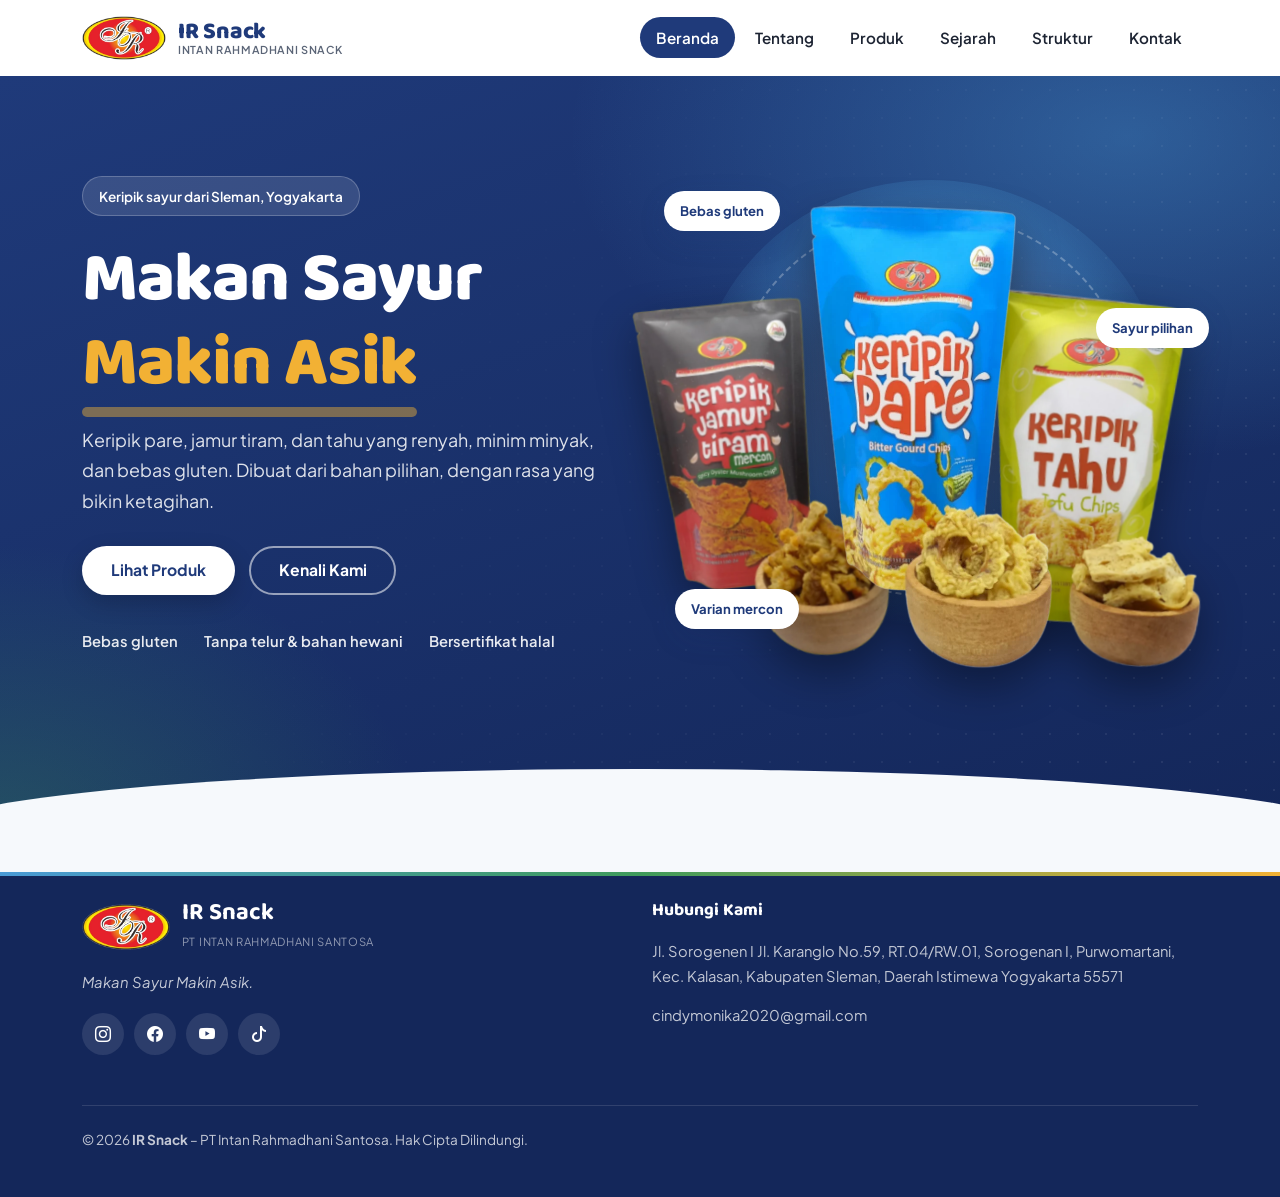
<file: index.html>
<!DOCTYPE html>
<html lang="id">
<head>
  <meta charset="utf-8">
  <meta name="viewport" content="width=device-width, initial-scale=1.0">
  <title>IR Snack - Makan Sayur Makin Asik | Keripik Pare, Jamur Tiram & Tahu</title>
  <meta name="description" content="IR Snack (PT Intan Rahmadhani Santosa) produsen keripik pare, jamur tiram, dan tahu dari Sleman, Yogyakarta. Renyah, bebas gluten, tanpa bahan hewani.">
  <meta name="theme-color" content="#1f3a7a">
  <meta property="og:title" content="IR Snack - Makan Sayur Makin Asik | Keripik Pare, Jamur Tiram & Tahu">
  <meta property="og:description" content="IR Snack (PT Intan Rahmadhani Santosa) produsen keripik pare, jamur tiram, dan tahu dari Sleman, Yogyakarta. Renyah, bebas gluten, tanpa bahan hewani.">
  <meta property="og:type" content="website">
  <meta property="og:locale" content="id_ID">

  <!-- Ikon -->
  <link rel="icon" type="image/png" href="assets/img/favicon.png">
  <link rel="apple-touch-icon" href="assets/img/apple-touch-icon.png">

  <!-- Font -->
  <link rel="preconnect" href="https://fonts.googleapis.com">
  <link rel="preconnect" href="https://fonts.gstatic.com" crossorigin>
  <link href="https://fonts.googleapis.com/css2?family=Baloo+2:wght@500;600;700;800&family=Plus+Jakarta+Sans:wght@400;500;600;700;800&display=swap" rel="stylesheet">

  <!-- CSS -->
  <link href="assets/vendor/bootstrap/css/bootstrap.min.css" rel="stylesheet">
  <link href="assets/vendor/bootstrap-icons/bootstrap-icons.min.css" rel="stylesheet">
  <link href="assets/vendor/aos/aos.css" rel="stylesheet">
  <link href="assets/css/style.css" rel="stylesheet">
  <noscript><style>[data-aos]{opacity:1!important;transform:none!important}</style></noscript>
</head>
<body>

<header id="header" class="site-header">
  <div class="container header-inner">
    <a href="index.html" class="brand" aria-label="IR Snack - Beranda">
      <img src="assets/img/logo.png" alt="Logo IR Snack" height="44">
      <span class="brand-text"><strong>IR Snack</strong><small>Intan Rahmadhani Snack</small></span>
    </a>

    <nav id="mainNav" class="main-nav" aria-label="Navigasi utama">
      <ul>
        <li><a href="index.html" class="active" aria-current="page">Beranda</a></li>
        <li><a href="about.html">Tentang</a></li>
        <li><a href="portfolio.html">Produk</a></li>
        <li><a href="resume.html">Sejarah</a></li>
        <li><a href="services.html">Struktur</a></li>
        <li><a href="contact.html">Kontak</a></li>
      </ul>
    </nav>

    <button class="nav-toggle" type="button" aria-label="Buka menu" aria-expanded="false" aria-controls="mainNav"><i class="bi bi-list"></i></button>
  </div>
</header>

<main>

  <!-- Hero -->
  <section class="hero">
    <div class="container">
      <div class="row align-items-center g-4 g-lg-5">
        <div class="col-lg-6">
          <span class="hero-pill" data-aos="fade-down">Keripik sayur dari Sleman, Yogyakarta</span>
          <h1 data-aos="fade-up" data-aos-delay="50">Makan Sayur <span class="hl">Makin Asik</span></h1>
          <p class="hero-lead" data-aos="fade-up" data-aos-delay="120">Keripik pare, jamur tiram, dan tahu yang renyah, minim minyak, dan bebas gluten. Dibuat dari bahan pilihan, dengan rasa yang bikin ketagihan.</p>
          <div class="hero-actions" data-aos="fade-up" data-aos-delay="180">
            <a href="portfolio.html" class="btn-ir btn-ir-light">Lihat Produk</a>
            <a href="about.html" class="btn-ir btn-ir-ghost">Kenali Kami</a>
          </div>
          <ul class="hero-points" data-aos="fade-up" data-aos-delay="240">
            <li>Bebas gluten</li>
            <li>Tanpa telur &amp; bahan hewani</li>
            <li>Bersertifikat halal</li>
          </ul>
        </div>

        <div class="col-lg-6" data-aos="zoom-in" data-aos-delay="150">
          <div class="hero-stage">
            <div class="glow"></div>
            <div class="ring"></div>
            <div class="bag bag-left"><img src="assets/img/produk/jamur-mercon.webp" alt="Keripik Jamur Tiram Mercon"></div>
            <div class="bag bag-right"><img src="assets/img/produk/tahu-original.webp" alt="Keripik Tahu"></div>
            <div class="bag bag-main"><img src="assets/img/produk/pare-original.webp" alt="Keripik Pare"></div>
            <span class="float-chip c1">Bebas gluten</span>
            <span class="float-chip c2">Sayur pilihan</span>
            <span class="float-chip c3">Varian mercon</span>
          </div>
        </div>
      </div>
    </div>
  </section>

</main>

<footer class="site-footer">
  <div class="container">
    <div class="row gy-5">
      <div class="col-lg-6 col-md-6">
        <div class="footer-brand">
          <img src="assets/img/logo.png" alt="Logo IR Snack" height="46">
          <div><strong>IR Snack</strong><small>PT Intan Rahmadhani Santosa</small></div>
        </div>
        <p class="footer-about"><em>Makan Sayur Makin Asik.</em></p>
        <div class="footer-social"><a href="https://www.instagram.com/irsnack_?evlk=ZGJlbW85YXRiNXZp" target="_blank" rel="noopener noreferrer" aria-label="Instagram IR Snack"><i class="bi bi-instagram"></i></a><a href="https://www.facebook.com/share/1FYJHGCw4S/?mibextid=wwXIfr" target="_blank" rel="noopener noreferrer" aria-label="Facebook IR Snack"><i class="bi bi-facebook"></i></a><a href="https://youtube.com/@irsnack?si=y4mi7K8ttKDDr9QZ" target="_blank" rel="noopener noreferrer" aria-label="YouTube IR Snack"><i class="bi bi-youtube"></i></a><a href="https://www.tiktok.com/@irsnack_?_r=1&_t=ZS-9BXiYoQ5Tan" target="_blank" rel="noopener noreferrer" aria-label="TikTok IR Snack"><i class="bi bi-tiktok"></i></a></div>
      </div>

      <div class="col-lg-6 col-md-6">
        <h4>Hubungi Kami</h4>
        <div class="footer-contact">
          <div><span>Jl. Sorogenen I Jl. Karanglo No.59, RT.04/RW.01, Sorogenan I, Purwomartani, Kec. Kalasan, Kabupaten Sleman, Daerah Istimewa Yogyakarta 55571</span></div>
          <div><a href="mailto:cindymonika2020@gmail.com">cindymonika2020@gmail.com</a></div>
        </div>
      </div>
    </div>

    <div class="footer-bottom">
      <div class="copyright">&copy; 2026 <strong>IR Snack</strong> &ndash; PT Intan Rahmadhani Santosa. Hak Cipta Dilindungi.</div>
    </div>

  </div>
</footer>

<a href="#" id="scroll-top" class="scroll-top" aria-label="Kembali ke atas"><i class="bi bi-arrow-up-short"></i></a>

<script src="assets/vendor/aos/aos.js"></script>
<script src="assets/js/main.js"></script>
</body>
</html>
</file>
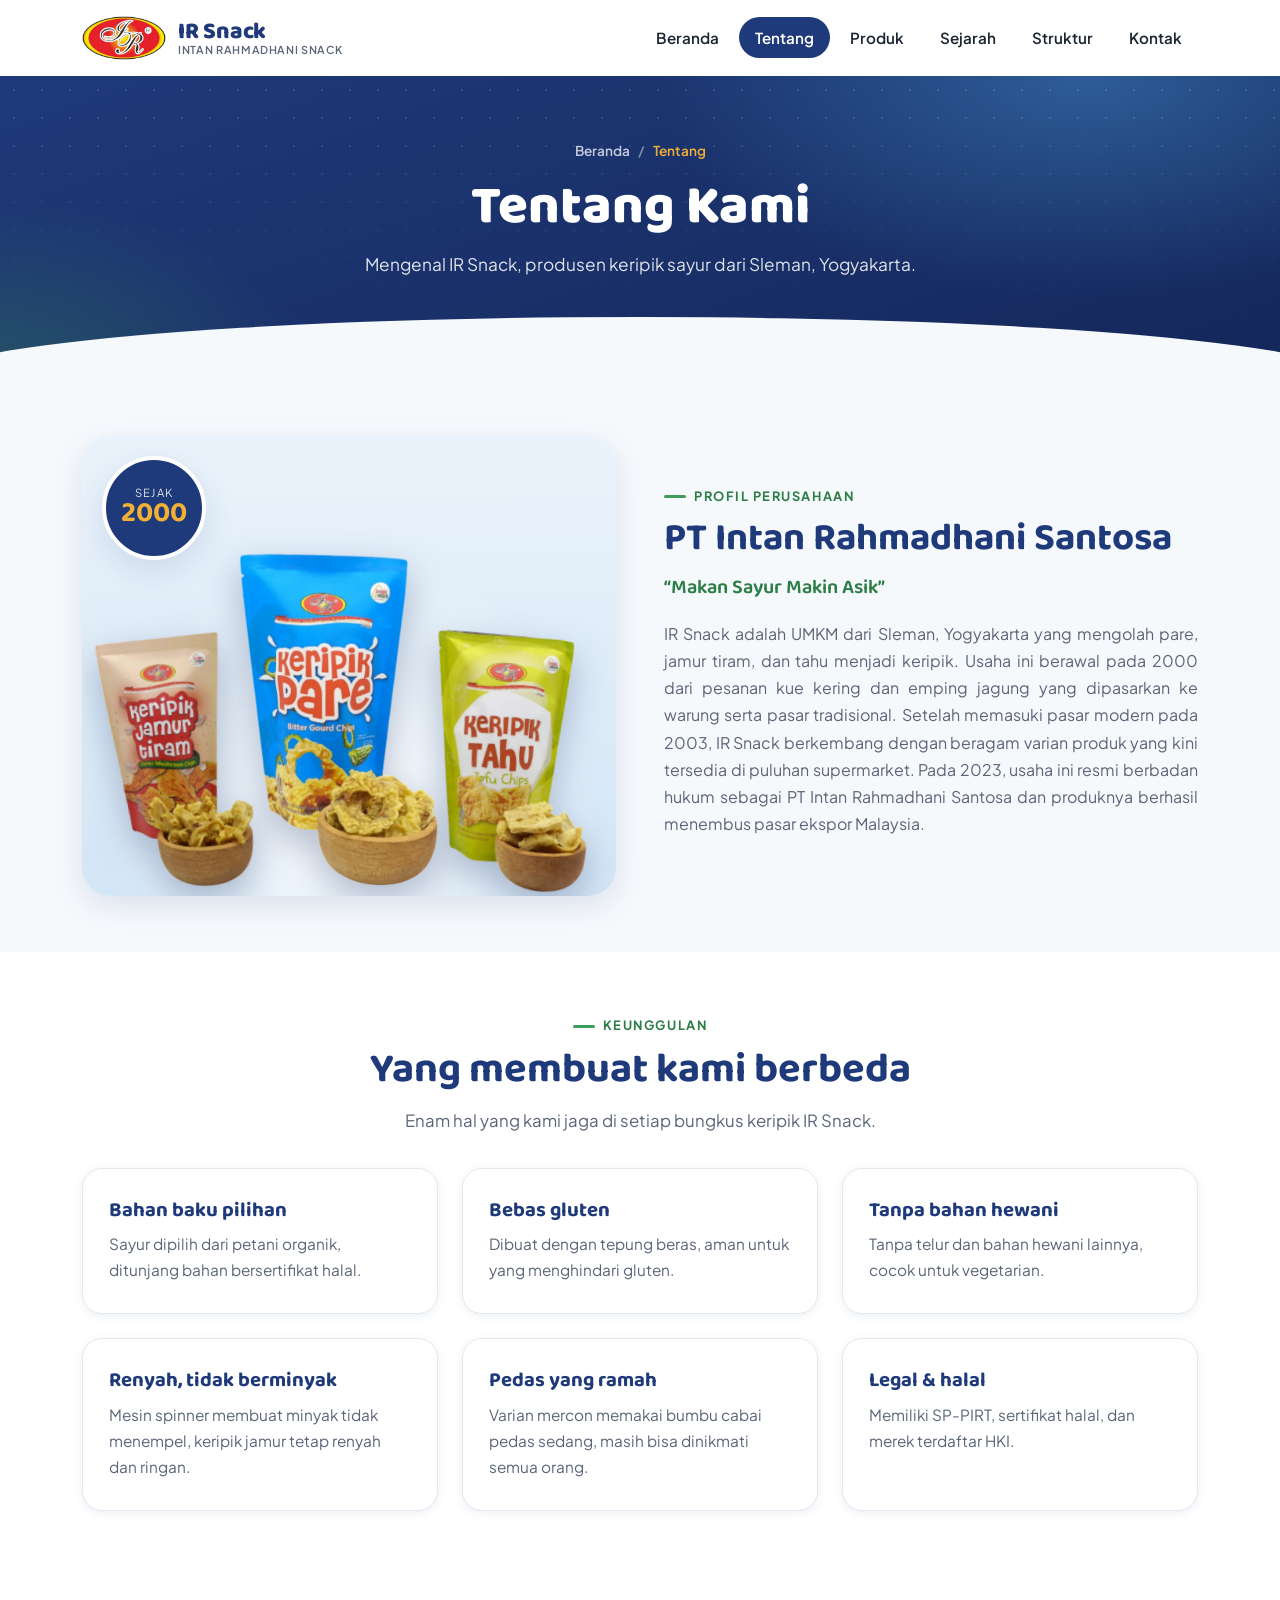
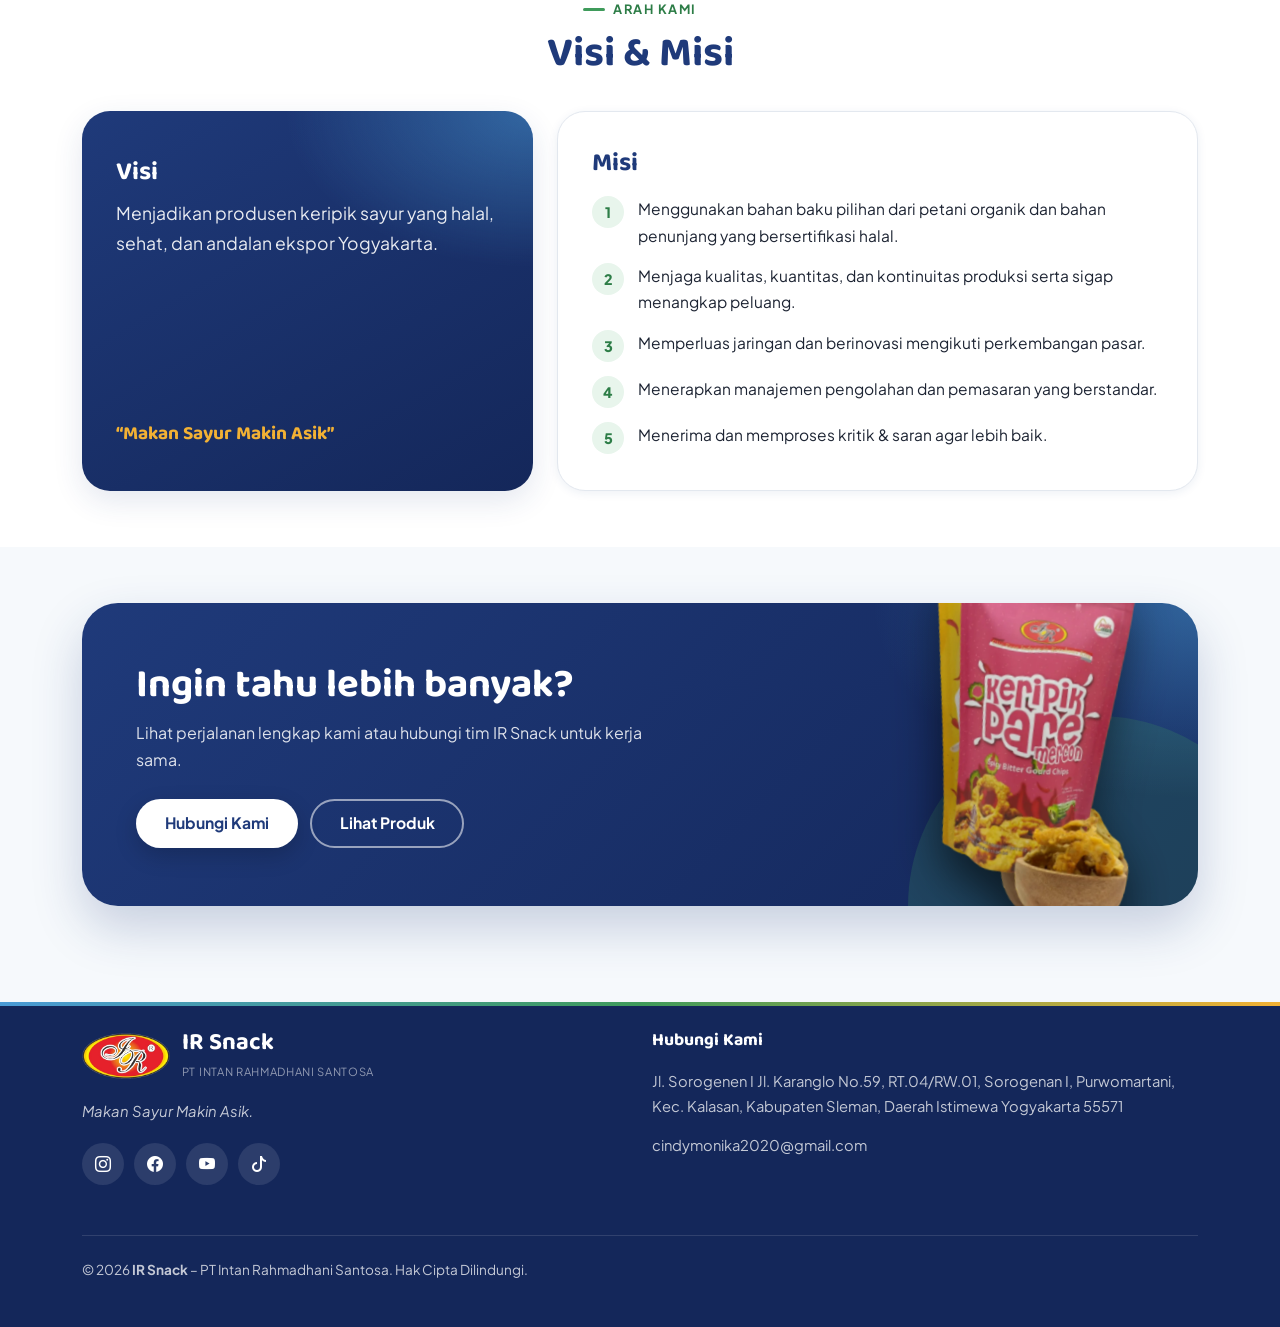
<file: about.html>
<!DOCTYPE html>
<html lang="id">
<head>
  <meta charset="utf-8">
  <meta name="viewport" content="width=device-width, initial-scale=1.0">
  <title>Tentang Kami - IR Snack</title>
  <meta name="description" content="Kenali IR Snack, merek keripik sayur dari PT Intan Rahmadhani Santosa, Sleman, Yogyakarta. Berdiri sejak 2000, bersertifikat halal, dan sudah menembus pasar ekspor.">
  <meta name="theme-color" content="#1f3a7a">
  <meta property="og:title" content="Tentang Kami - IR Snack">
  <meta property="og:description" content="Kenali IR Snack, merek keripik sayur dari PT Intan Rahmadhani Santosa, Sleman, Yogyakarta. Berdiri sejak 2000, bersertifikat halal, dan sudah menembus pasar ekspor.">
  <meta property="og:type" content="website">
  <meta property="og:locale" content="id_ID">

  <!-- Ikon -->
  <link rel="icon" type="image/png" href="assets/img/favicon.png">
  <link rel="apple-touch-icon" href="assets/img/apple-touch-icon.png">

  <!-- Font -->
  <link rel="preconnect" href="https://fonts.googleapis.com">
  <link rel="preconnect" href="https://fonts.gstatic.com" crossorigin>
  <link href="https://fonts.googleapis.com/css2?family=Baloo+2:wght@500;600;700;800&family=Plus+Jakarta+Sans:wght@400;500;600;700;800&display=swap" rel="stylesheet">

  <!-- CSS -->
  <link href="assets/vendor/bootstrap/css/bootstrap.min.css" rel="stylesheet">
  <link href="assets/vendor/bootstrap-icons/bootstrap-icons.min.css" rel="stylesheet">
  <link href="assets/vendor/aos/aos.css" rel="stylesheet">
  <link href="assets/css/style.css" rel="stylesheet">
  <noscript><style>[data-aos]{opacity:1!important;transform:none!important}</style></noscript>
</head>
<body>

<header id="header" class="site-header">
  <div class="container header-inner">
    <a href="index.html" class="brand" aria-label="IR Snack - Beranda">
      <img src="assets/img/logo.png" alt="Logo IR Snack" height="44">
      <span class="brand-text"><strong>IR Snack</strong><small>Intan Rahmadhani Snack</small></span>
    </a>

    <nav id="mainNav" class="main-nav" aria-label="Navigasi utama">
      <ul>
        <li><a href="index.html">Beranda</a></li>
        <li><a href="about.html" class="active" aria-current="page">Tentang</a></li>
        <li><a href="portfolio.html">Produk</a></li>
        <li><a href="resume.html">Sejarah</a></li>
        <li><a href="services.html">Struktur</a></li>
        <li><a href="contact.html">Kontak</a></li>
      </ul>
    </nav>

    <button class="nav-toggle" type="button" aria-label="Buka menu" aria-expanded="false" aria-controls="mainNav"><i class="bi bi-list"></i></button>
  </div>
</header>

<main class="about-page">

  <section class="page-hero">
    <div class="container" data-aos="fade-up">
      <div class="crumbs"><a href="index.html">Beranda</a><span class="current">Tentang</span></div>
      <h1>Tentang Kami</h1>
      <p>Mengenal IR Snack, produsen keripik sayur dari Sleman, Yogyakarta.</p>
    </div>
  </section>

  <section class="section">
    <div class="container">
      <div class="row g-4 g-lg-5 align-items-center">
        <div class="col-lg-6" data-aos="fade-right">
          <div class="about-visual">
            <div class="since-badge"><small>Sejak</small><b>2000</b></div>
            <img src="assets/img/produk/jamur-original.webp" alt="Keripik Jamur Tiram" loading="lazy">
            <img src="assets/img/produk/pare-original.webp" alt="Keripik Pare" loading="lazy">
            <img src="assets/img/produk/tahu-original.webp" alt="Keripik Tahu" loading="lazy">
          </div>
        </div>
        <div class="col-lg-6 about-copy" data-aos="fade-left">
          <span class="eyebrow">Profil Perusahaan</span>
          <h2>PT Intan Rahmadhani Santosa</h2>
          <div class="tagline">&ldquo;Makan Sayur Makin Asik&rdquo;</div>
          <p style="text-align: justify;">IR Snack adalah UMKM dari Sleman, Yogyakarta yang mengolah pare, jamur tiram, dan tahu menjadi keripik. Usaha ini berawal pada 2000 dari pesanan kue kering dan emping jagung yang dipasarkan ke warung serta pasar tradisional. Setelah memasuki pasar modern pada 2003, IR Snack berkembang dengan beragam varian produk yang kini tersedia di puluhan supermarket. Pada 2023, usaha ini resmi berbadan hukum sebagai PT Intan Rahmadhani Santosa dan produknya berhasil menembus pasar ekspor Malaysia.</p>
        </div>
      </div>
    </div>
  </section>

  <section class="section section-white">
    <div class="container">
      <div class="section-head" data-aos="fade-up">
        <span class="eyebrow">Keunggulan</span>
        <h2>Yang membuat kami berbeda</h2>
        <p>Enam hal yang kami jaga di setiap bungkus keripik IR Snack.</p>
      </div>
      <div class="row g-4">
        <div class="col-lg-4 col-md-6" data-aos="fade-up">
          <div class="feature-card"><h3>Bahan baku pilihan</h3><p>Sayur dipilih dari petani organik, ditunjang bahan bersertifikat halal.</p></div>
        </div>
        <div class="col-lg-4 col-md-6" data-aos="fade-up" data-aos-delay="80">
          <div class="feature-card"><h3>Bebas gluten</h3><p>Dibuat dengan tepung beras, aman untuk yang menghindari gluten.</p></div>
        </div>
        <div class="col-lg-4 col-md-6" data-aos="fade-up" data-aos-delay="160">
          <div class="feature-card"><h3>Tanpa bahan hewani</h3><p>Tanpa telur dan bahan hewani lainnya, cocok untuk vegetarian.</p></div>
        </div>
        <div class="col-lg-4 col-md-6" data-aos="fade-up">
          <div class="feature-card"><h3>Renyah, tidak berminyak</h3><p>Mesin spinner membuat minyak tidak menempel, keripik jamur tetap renyah dan ringan.</p></div>
        </div>
        <div class="col-lg-4 col-md-6" data-aos="fade-up" data-aos-delay="80">
          <div class="feature-card"><h3>Pedas yang ramah</h3><p>Varian mercon memakai bumbu cabai pedas sedang, masih bisa dinikmati semua orang.</p></div>
        </div>
        <div class="col-lg-4 col-md-6" data-aos="fade-up" data-aos-delay="160">
          <div class="feature-card"><h3>Legal &amp; halal</h3><p>Memiliki SP-PIRT, sertifikat halal, dan merek terdaftar HKI.</p></div>
        </div>
      </div>
    </div>
  </section>

  <section class="section section-white about-vision">
    <div class="container">
      <div class="section-head" data-aos="fade-up">
        <span class="eyebrow">Arah Kami</span>
        <h2>Visi &amp; Misi</h2>
      </div>
      <div class="row g-4">
        <div class="col-lg-5" data-aos="fade-up">
          <div class="visi-card">
                        <h3>Visi</h3>
            <p>Menjadikan produsen keripik sayur yang halal, sehat, dan andalan ekspor Yogyakarta.</p>
            <div class="motto">&ldquo;Makan Sayur Makin Asik&rdquo;</div>
          </div>
        </div>
        <div class="col-lg-7" data-aos="fade-up" data-aos-delay="100">
          <div class="misi-card">
            <h3>Misi</h3>
            <ul class="misi-list">
              <li>Menggunakan bahan baku pilihan dari petani organik dan bahan penunjang yang bersertifikasi halal.</li>
              <li>Menjaga kualitas, kuantitas, dan kontinuitas produksi serta sigap menangkap peluang.</li>
              <li>Memperluas jaringan dan berinovasi mengikuti perkembangan pasar.</li>
              <li>Menerapkan manajemen pengolahan dan pemasaran yang berstandar.</li>
              <li>Menerima dan memproses kritik &amp; saran agar lebih baik.</li>
            </ul>
          </div>
        </div>
      </div>
    </div>
  </section>

  <section class="section">
    <div class="container">
      <div class="cta-box" data-aos="fade-up">
        <div class="row">
          <div class="col-lg-7">
            <h2>Ingin tahu lebih banyak?</h2>
            <p>Lihat perjalanan lengkap kami atau hubungi tim IR Snack untuk kerja sama.</p>
            <div class="cta-actions">
              <a href="contact.html" class="btn-ir btn-ir-light">Hubungi Kami</a>
              <a href="portfolio.html" class="btn-ir btn-ir-ghost">Lihat Produk</a>
            </div>
          </div>
        </div>
        <img class="cta-bag" src="assets/img/produk/tahu-mercon.webp" alt="" loading="lazy"><img class="cta-bag" src="assets/img/produk/pare-mercon.webp" alt="" loading="lazy">
      </div>
    </div>
  </section>

</main>

<footer class="site-footer">
  <div class="container">
    <div class="row gy-5">
      <div class="col-lg-6 col-md-6">
        <div class="footer-brand">
          <img src="assets/img/logo.png" alt="Logo IR Snack" height="46">
          <div><strong>IR Snack</strong><small>PT Intan Rahmadhani Santosa</small></div>
        </div>
        <p class="footer-about"><em>Makan Sayur Makin Asik.</em></p>
        <div class="footer-social"><a href="https://www.instagram.com/irsnack_?evlk=ZGJlbW85YXRiNXZp" target="_blank" rel="noopener noreferrer" aria-label="Instagram IR Snack"><i class="bi bi-instagram"></i></a><a href="https://www.facebook.com/share/1FYJHGCw4S/?mibextid=wwXIfr" target="_blank" rel="noopener noreferrer" aria-label="Facebook IR Snack"><i class="bi bi-facebook"></i></a><a href="https://youtube.com/@irsnack?si=y4mi7K8ttKDDr9QZ" target="_blank" rel="noopener noreferrer" aria-label="YouTube IR Snack"><i class="bi bi-youtube"></i></a><a href="https://www.tiktok.com/@irsnack_?_r=1&_t=ZS-9BXiYoQ5Tan" target="_blank" rel="noopener noreferrer" aria-label="TikTok IR Snack"><i class="bi bi-tiktok"></i></a></div>
      </div>

      <div class="col-lg-6 col-md-6">
        <h4>Hubungi Kami</h4>
        <div class="footer-contact">
          <div><span>Jl. Sorogenen I Jl. Karanglo No.59, RT.04/RW.01, Sorogenan I, Purwomartani, Kec. Kalasan, Kabupaten Sleman, Daerah Istimewa Yogyakarta 55571</span></div>
          <div><a href="mailto:cindymonika2020@gmail.com">cindymonika2020@gmail.com</a></div>
        </div>
      </div>
    </div>

    <div class="footer-bottom">
      <div class="copyright">&copy; 2026 <strong>IR Snack</strong> &ndash; PT Intan Rahmadhani Santosa. Hak Cipta Dilindungi.</div>
    </div>

  </div>
</footer>

<a href="#" id="scroll-top" class="scroll-top" aria-label="Kembali ke atas"><i class="bi bi-arrow-up-short"></i></a>

<script src="assets/vendor/aos/aos.js"></script>
<script src="assets/js/main.js"></script>
</body>
</html>
</file>
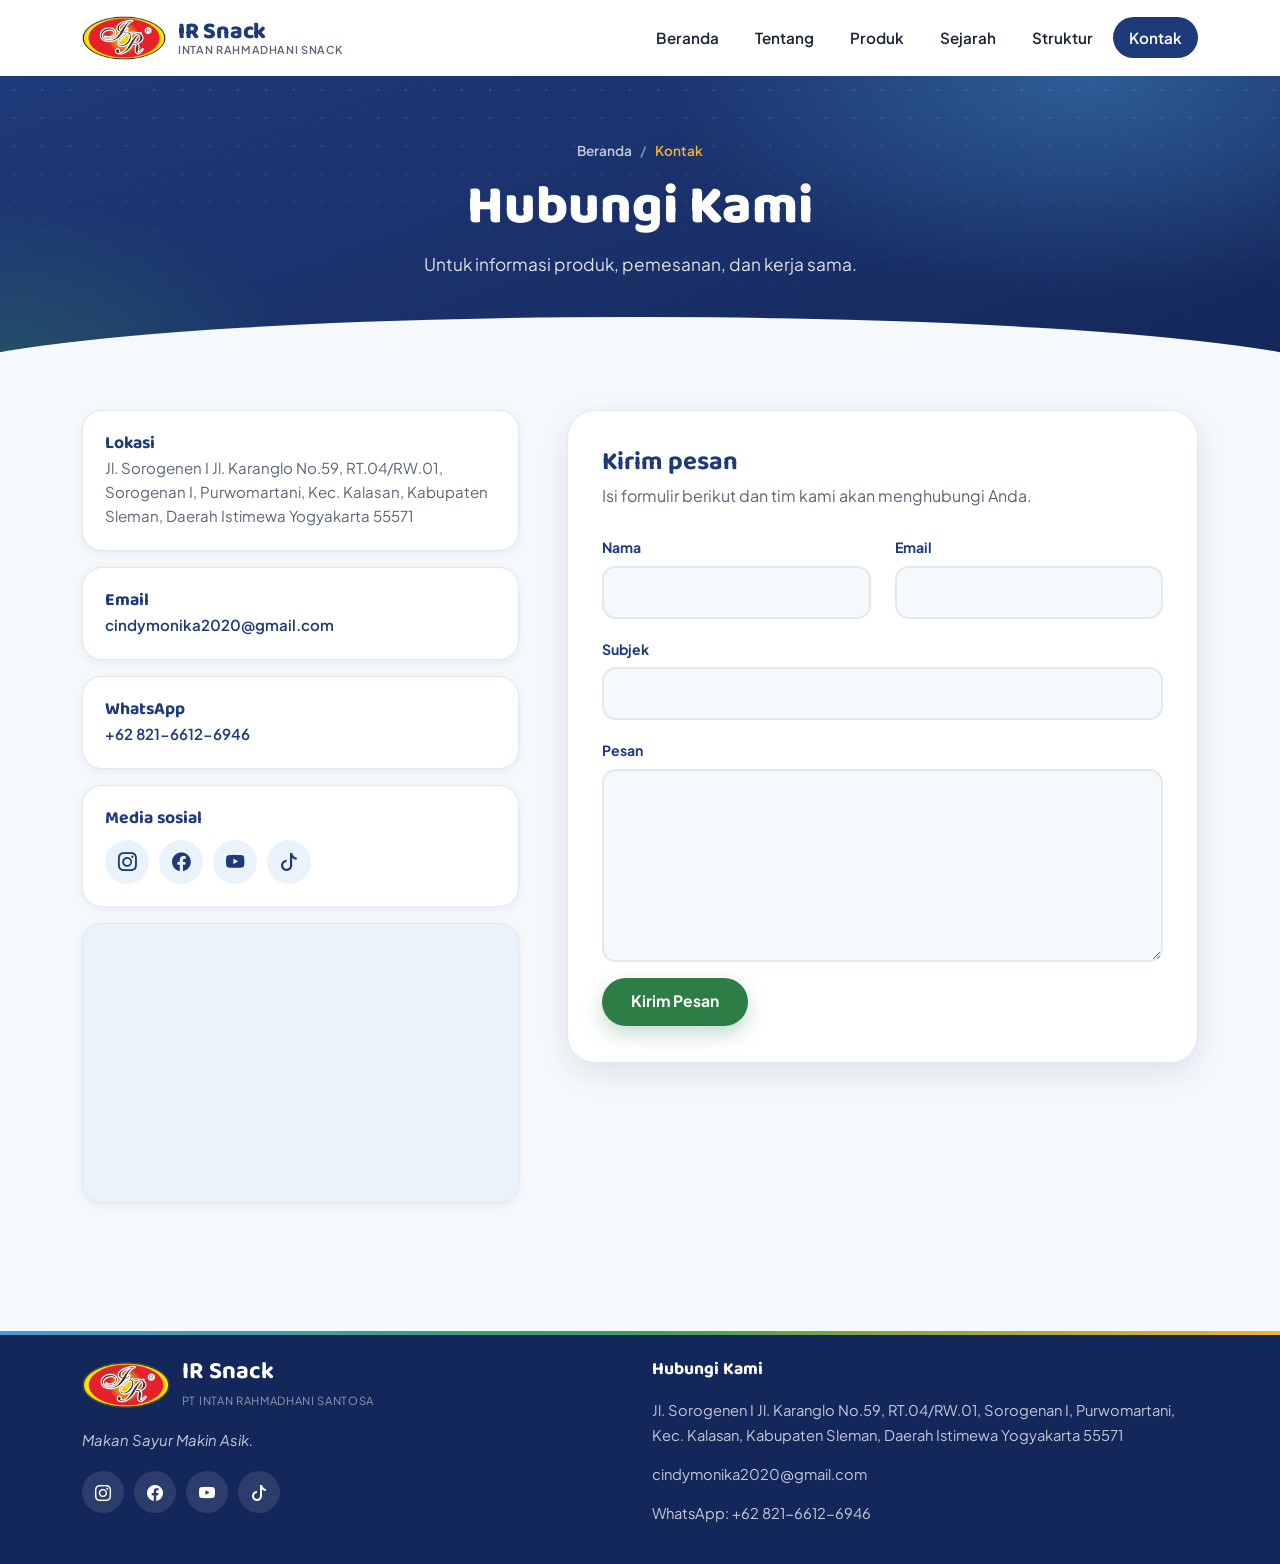
<file: contact.html>
<!DOCTYPE html>
<html lang="id">
<head>
  <meta charset="utf-8">
  <meta name="viewport" content="width=device-width, initial-scale=1.0">
  <title>Kontak - IR Snack</title>
  <meta name="description" content="Hubungi IR Snack untuk informasi produk, pemesanan, dan kerja sama. Sleman, Yogyakarta.">
  <meta name="theme-color" content="#1f3a7a">
  <meta property="og:title" content="Kontak - IR Snack">
  <meta property="og:description" content="Hubungi IR Snack untuk informasi produk, pemesanan, dan kerja sama. Sleman, Yogyakarta.">
  <meta property="og:type" content="website">
  <meta property="og:locale" content="id_ID">

  <!-- Ikon -->
  <link rel="icon" type="image/png" href="assets/img/favicon.png">
  <link rel="apple-touch-icon" href="assets/img/apple-touch-icon.png">

  <!-- Font -->
  <link rel="preconnect" href="https://fonts.googleapis.com">
  <link rel="preconnect" href="https://fonts.gstatic.com" crossorigin>
  <link href="https://fonts.googleapis.com/css2?family=Baloo+2:wght@500;600;700;800&family=Plus+Jakarta+Sans:wght@400;500;600;700;800&display=swap" rel="stylesheet">

  <!-- CSS -->
  <link href="assets/vendor/bootstrap/css/bootstrap.min.css" rel="stylesheet">
  <link href="assets/vendor/bootstrap-icons/bootstrap-icons.min.css" rel="stylesheet">
  <link href="assets/vendor/aos/aos.css" rel="stylesheet">
  <link href="assets/css/style.css" rel="stylesheet">
  <noscript><style>[data-aos]{opacity:1!important;transform:none!important}</style></noscript>
  <style>
    .form-card{position:relative}
    .form-popup{position:absolute;inset:0;z-index:5;display:flex;align-items:center;justify-content:center;padding:24px;background:rgba(255,255,255,.96);border-radius:inherit;opacity:0;visibility:hidden;transition:opacity .25s}
    .form-popup.show{opacity:1;visibility:visible}
    .form-popup .box{text-align:center;max-width:360px}
    .form-popup .icon{width:76px;height:76px;margin:0 auto 14px;border-radius:50%;display:flex;align-items:center;justify-content:center;font-size:2.4rem;color:#fff;background:#3f9b5b;animation:popIn .4s ease}
    .form-popup.error .icon{background:#d62828}
    .form-popup h4{font-size:1.4rem;margin-bottom:6px;color:#1f3a7a}
    .form-popup p{color:#5b6577;margin-bottom:18px}
    @keyframes popIn{0%{transform:scale(.4);opacity:0}100%{transform:scale(1);opacity:1}}
    .form-actions{display:flex;flex-wrap:wrap;gap:12px}
    .btn-ir[disabled]{opacity:.65;pointer-events:none}
  </style>
</head>
<body>

<header id="header" class="site-header">
  <div class="container header-inner">
    <a href="index.html" class="brand" aria-label="IR Snack - Beranda">
      <img src="assets/img/logo.png" alt="Logo IR Snack" height="44">
      <span class="brand-text"><strong>IR Snack</strong><small>Intan Rahmadhani Snack</small></span>
    </a>

    <nav id="mainNav" class="main-nav" aria-label="Navigasi utama">
      <ul>
        <li><a href="index.html">Beranda</a></li>
        <li><a href="about.html">Tentang</a></li>
        <li><a href="portfolio.html">Produk</a></li>
        <li><a href="resume.html">Sejarah</a></li>
        <li><a href="services.html">Struktur</a></li>
        <li><a href="contact.html" class="active" aria-current="page">Kontak</a></li>
      </ul>
    </nav>

    <button class="nav-toggle" type="button" aria-label="Buka menu" aria-expanded="false" aria-controls="mainNav"><i class="bi bi-list"></i></button>
  </div>
</header>

<main>

  <section class="page-hero">
    <div class="container" data-aos="fade-up">
      <div class="crumbs"><a href="index.html">Beranda</a><span class="current">Kontak</span></div>
      <h1>Hubungi Kami</h1>
      <p>Untuk informasi produk, pemesanan, dan kerja sama.</p>
    </div>
  </section>

  <section class="section" style="padding-top:30px">
    <div class="container">
      <div class="row g-4 g-lg-5">
        <div class="col-lg-5" data-aos="fade-right">
          <div class="info-card">
            <div><h3>Lokasi</h3><p>Jl. Sorogenen I Jl. Karanglo No.59, RT.04/RW.01, Sorogenan I, Purwomartani, Kec. Kalasan, Kabupaten Sleman, Daerah Istimewa Yogyakarta 55571</p></div>
          </div>
          <div class="info-card">
            <div><h3>Email</h3><p><a href="mailto:cindymonika2020@gmail.com">cindymonika2020@gmail.com</a></p></div>
          </div>
          <div class="info-card">
            <div><h3>WhatsApp</h3><p><a href="https://wa.me/6282166126946?text=Halo%20IR%20Snack%2C%20saya%20ingin%20bertanya%20tentang%20produk." target="_blank" rel="noopener noreferrer">+62 821-6612-6946</a></p></div>
          </div>
          <div class="info-card">
            <div><h3>Media sosial</h3><div class="social-row"><a href="https://www.instagram.com/irsnack_?evlk=ZGJlbW85YXRiNXZp" target="_blank" rel="noopener noreferrer" aria-label="Instagram IR Snack"><i class="bi bi-instagram"></i></a><a href="https://www.facebook.com/share/1FYJHGCw4S/?mibextid=wwXIfr" target="_blank" rel="noopener noreferrer" aria-label="Facebook IR Snack"><i class="bi bi-facebook"></i></a><a href="https://youtube.com/@irsnack?si=y4mi7K8ttKDDr9QZ" target="_blank" rel="noopener noreferrer" aria-label="YouTube IR Snack"><i class="bi bi-youtube"></i></a><a href="https://www.tiktok.com/@irsnack_?_r=1&_t=ZS-9BXiYoQ5Tan" target="_blank" rel="noopener noreferrer" aria-label="TikTok IR Snack"><i class="bi bi-tiktok"></i></a></div></div>
          </div>
          <div class="map-card">
            <iframe src="https://www.google.com/maps/embed?pb=!1m18!1m12!1m3!1d3953.081412599303!2d110.44005697501922!3d-7.781192677205145!2m3!1f0!2f0!3f0!3m2!1i1024!2i768!4f13.1!3m3!1m2!1s0x2e7a5a0dd20da1b7%3A0x8b4b23dc53e8c842!2sIntan%20Ramadhani%20Snack!5e0!3m2!1sen!2sid!4v1795116622441!5m2!1sen!2sid" loading="lazy" referrerpolicy="strict-origin-when-cross-origin" allowfullscreen title="Lokasi IR Snack di Google Maps"></iframe>
          </div>
        </div>

        <div class="col-lg-7" data-aos="fade-left">
          <form action="https://formsubmit.co/cindymonika2020@gmail.com" method="POST" class="form-card" id="contact-form">
            <input type="hidden" name="_subject" value="Pesan Baru dari Website IR Snack">
            <input type="hidden" name="_template" value="table">
            <input type="hidden" name="_captcha" value="false">
            <input type="text" name="_honey" style="display:none" tabindex="-1" autocomplete="off">
            <h3>Kirim pesan</h3>
            <p>Isi formulir berikut dan tim kami akan menghubungi Anda.</p>
            <div class="row gy-3">
              <div class="col-md-6">
                <label for="name-field">Nama</label>
                <input type="text" name="name" id="name-field" class="form-control" required autocomplete="name">
              </div>
              <div class="col-md-6">
                <label for="email-field">Email</label>
                <input type="email" name="email" id="email-field" class="form-control" required autocomplete="email">
              </div>
              <div class="col-12">
                <label for="subject-field">Subjek</label>
                <input type="text" name="subject" id="subject-field" class="form-control" required>
              </div>
              <div class="col-12">
                <label for="message-field">Pesan</label>
                <textarea name="message" id="message-field" class="form-control" rows="7" required></textarea>
              </div>
              <div class="col-12">
                <div class="form-actions">
                  <button type="submit" class="btn-ir btn-ir-primary" id="submit-btn">Kirim Pesan</button>
                </div>
              </div>
            </div>
            <div id="form-popup" class="form-popup" role="alertdialog" aria-live="assertive" aria-labelledby="popup-title">
            <div class="box">
              <div class="icon"><i class="bi bi-check-lg" id="popup-icon"></i></div>
              <h4 id="popup-title"></h4>
              <p id="popup-text"></p>
              <button type="button" class="btn-ir btn-ir-navy" id="popup-close">Tutup</button>
            </div>
          </div>
        </form>
        </div>
      </div>
    </div>
  </section>

</main>

<footer class="site-footer">
  <div class="container">
    <div class="row gy-5">
      <div class="col-lg-6 col-md-6">
        <div class="footer-brand">
          <img src="assets/img/logo.png" alt="Logo IR Snack" height="46">
          <div><strong>IR Snack</strong><small>PT Intan Rahmadhani Santosa</small></div>
        </div>
        <p class="footer-about"><em>Makan Sayur Makin Asik.</em></p>
        <div class="footer-social"><a href="https://www.instagram.com/irsnack_?evlk=ZGJlbW85YXRiNXZp" target="_blank" rel="noopener noreferrer" aria-label="Instagram IR Snack"><i class="bi bi-instagram"></i></a><a href="https://www.facebook.com/share/1FYJHGCw4S/?mibextid=wwXIfr" target="_blank" rel="noopener noreferrer" aria-label="Facebook IR Snack"><i class="bi bi-facebook"></i></a><a href="https://youtube.com/@irsnack?si=y4mi7K8ttKDDr9QZ" target="_blank" rel="noopener noreferrer" aria-label="YouTube IR Snack"><i class="bi bi-youtube"></i></a><a href="https://www.tiktok.com/@irsnack_?_r=1&_t=ZS-9BXiYoQ5Tan" target="_blank" rel="noopener noreferrer" aria-label="TikTok IR Snack"><i class="bi bi-tiktok"></i></a></div>
      </div>

      <div class="col-lg-6 col-md-6">
        <h4>Hubungi Kami</h4>
        <div class="footer-contact">
          <div><span>Jl. Sorogenen I Jl. Karanglo No.59, RT.04/RW.01, Sorogenan I, Purwomartani, Kec. Kalasan, Kabupaten Sleman, Daerah Istimewa Yogyakarta 55571</span></div>
          <div><a href="mailto:cindymonika2020@gmail.com">cindymonika2020@gmail.com</a></div>
          <div><a href="https://wa.me/6282166126946" target="_blank" rel="noopener noreferrer">WhatsApp: +62 821-6612-6946</a></div>
        </div>
      </div>
    </div>

  </div>
</footer>

<a href="#" id="scroll-top" class="scroll-top" aria-label="Kembali ke atas"><i class="bi bi-arrow-up-short"></i></a>

<script src="assets/vendor/aos/aos.js"></script>
<script src="assets/js/main.js"></script>
<script>
(function () {
  var form = document.getElementById("contact-form");
  if (!form) return;
  var btn = document.getElementById("submit-btn");
  var popup = document.getElementById("form-popup");
  var icon = document.getElementById("popup-icon");
  var title = document.getElementById("popup-title");
  var text = document.getElementById("popup-text");

  function showPopup(ok, t, msg) {
    popup.classList.toggle("error", !ok);
    icon.className = "bi " + (ok ? "bi-check-lg" : "bi-x-lg");
    title.textContent = t;
    text.textContent = msg;
    popup.classList.add("show");
  }
  document.getElementById("popup-close").addEventListener("click", function () {
    popup.classList.remove("show");
  });

  function resetBtn() {
    btn.disabled = false;
    btn.textContent = "Kirim Pesan";
  }

  form.addEventListener("submit", function (e) {
    e.preventDefault();
    if (!form.reportValidity()) return;
    if (form.elements._honey && form.elements._honey.value) return;

    btn.disabled = true;
    btn.textContent = "Mengirim...";

    var ctrl = new AbortController();
    var timer = setTimeout(function () { ctrl.abort(); }, 20000);

    fetch(form.action.replace("formsubmit.co/", "formsubmit.co/ajax/"), {
      method: "POST",
      headers: { Accept: "application/json" },
      body: new FormData(form),
      signal: ctrl.signal
    })
      .then(function (r) { return r.json(); })
      .then(function (d) {
        clearTimeout(timer);
        resetBtn();
        if (String(d.success) === "true") {
          form.reset();
          showPopup(true, "Pesan terkirim!", "Terima kasih, pesan Anda sudah kami terima. Tim kami akan segera menghubungi Anda.");
        } else {
          showPopup(false, "Pesan belum terkirim", (d && d.message ? d.message + " " : "") + "Silakan coba lagi.");
        }
      })
      .catch(function () {
        clearTimeout(timer);
        resetBtn();
        showPopup(false, "Pesan belum terkirim", "Koneksi terlalu lama atau terganggu. Silakan coba lagi.");
      });
  });
})();
</script>
</body>
</html>
</file>
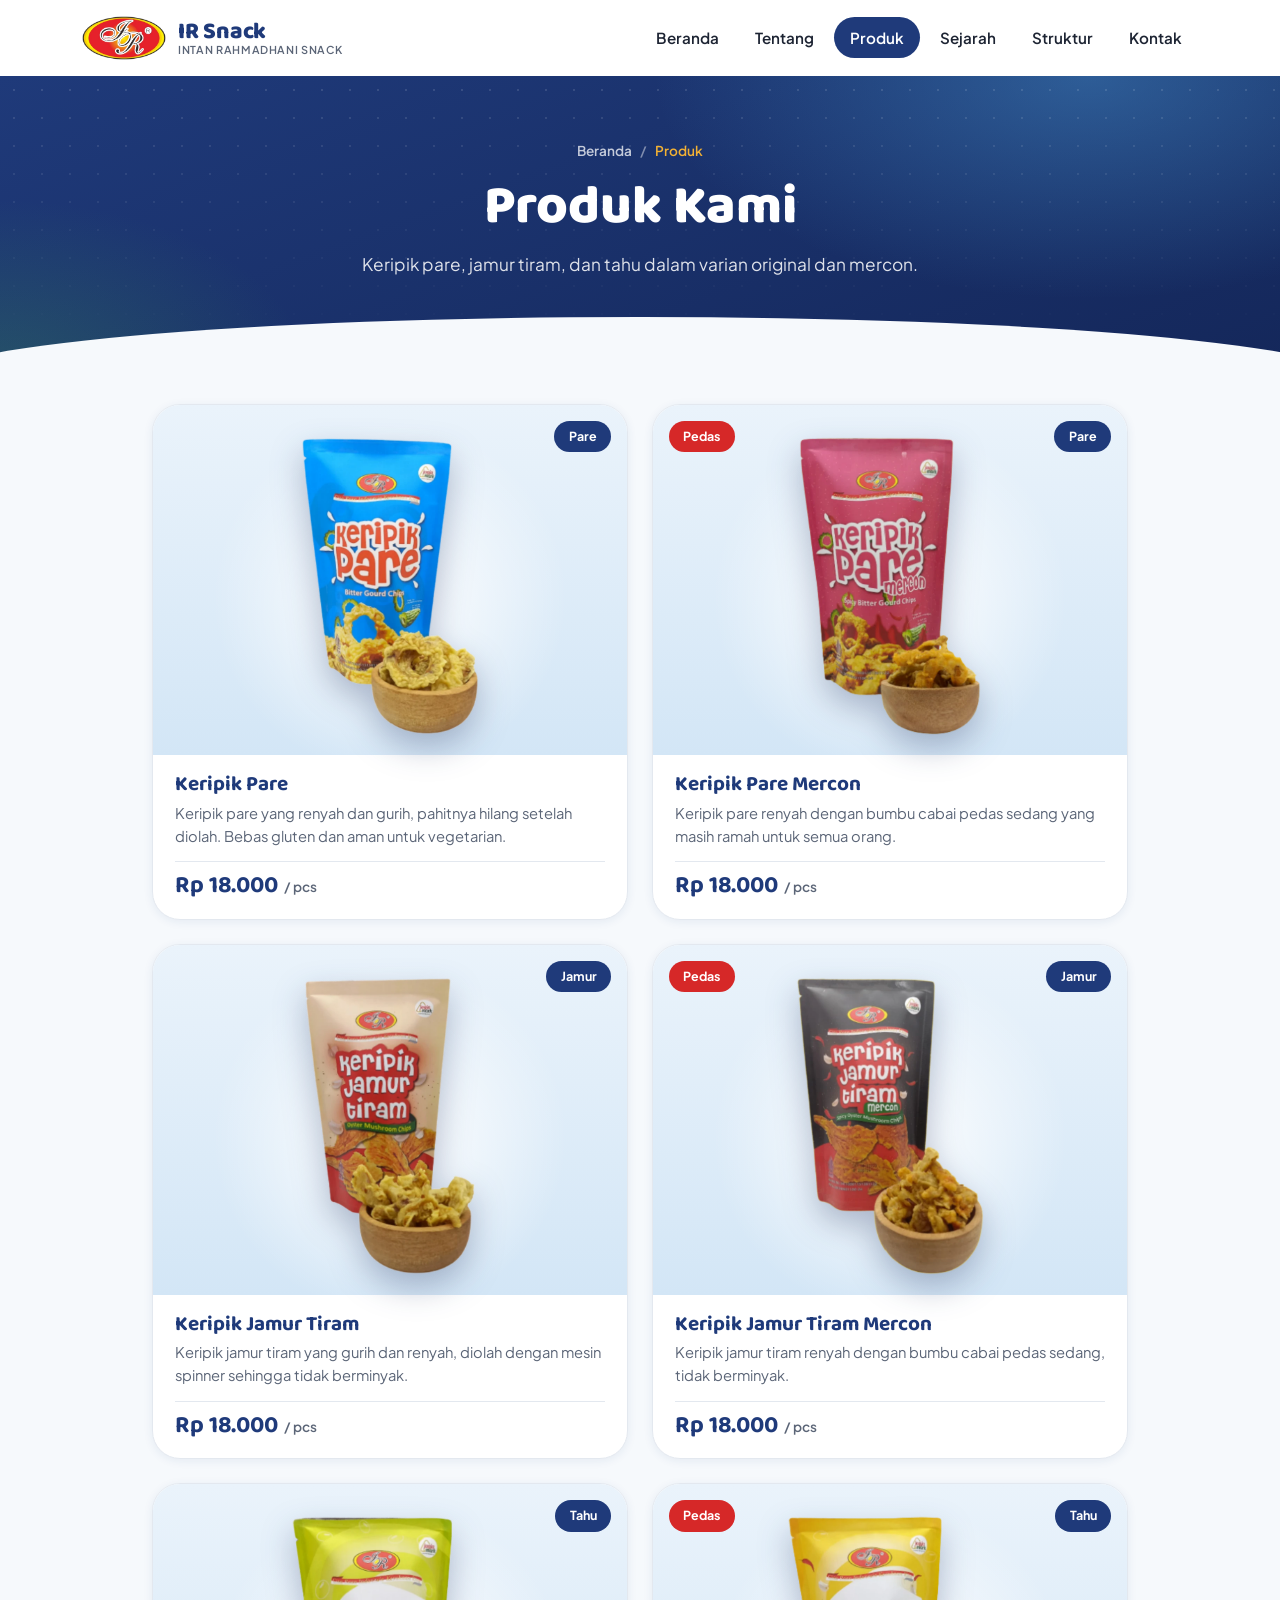
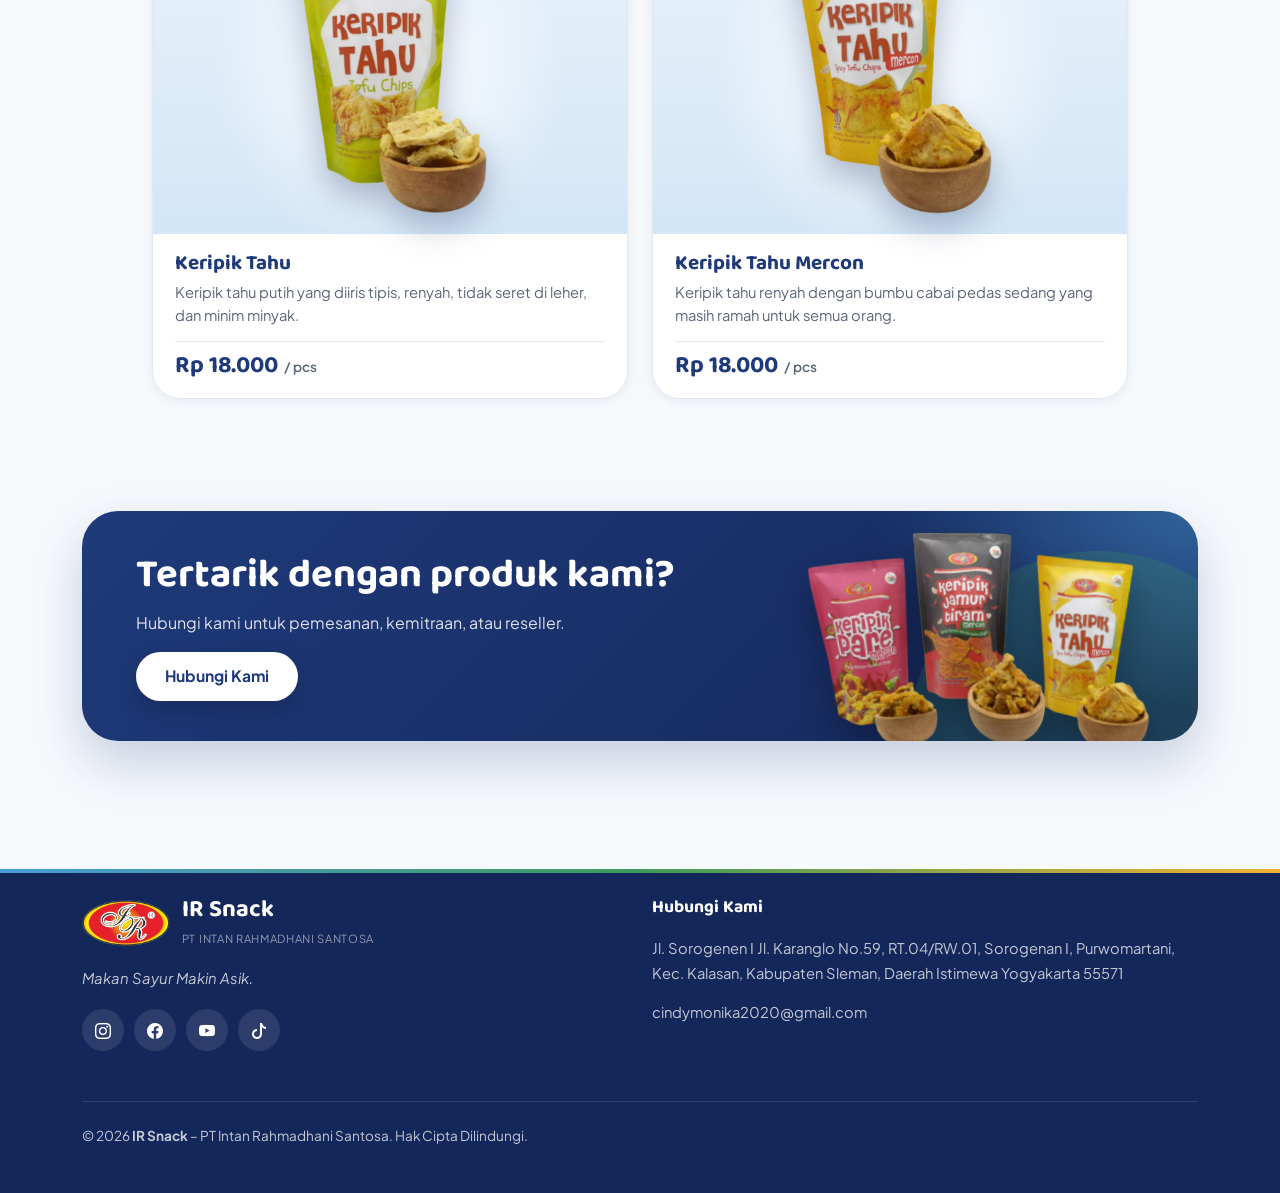
<file: portfolio.html>
<!DOCTYPE html>
<html lang="id">
<head>
  <meta charset="utf-8">
  <meta name="viewport" content="width=device-width, initial-scale=1.0">
  <title>Produk - IR Snack</title>
  <meta name="description" content="Daftar produk IR Snack: keripik pare, keripik jamur tiram, dan keripik tahu dalam varian original dan mercon. Harga Rp 18.000 per kemasan 80 gram.">
  <meta name="theme-color" content="#1f3a7a">
  <meta property="og:title" content="Produk - IR Snack">
  <meta property="og:description" content="Daftar produk IR Snack: keripik pare, keripik jamur tiram, dan keripik tahu dalam varian original dan mercon. Harga Rp 18.000 per kemasan 80 gram.">
  <meta property="og:type" content="website">
  <meta property="og:locale" content="id_ID">

  <!-- Ikon -->
  <link rel="icon" type="image/png" href="assets/img/favicon.png">
  <link rel="apple-touch-icon" href="assets/img/apple-touch-icon.png">

  <!-- Font -->
  <link rel="preconnect" href="https://fonts.googleapis.com">
  <link rel="preconnect" href="https://fonts.gstatic.com" crossorigin>
  <link href="https://fonts.googleapis.com/css2?family=Baloo+2:wght@500;600;700;800&family=Plus+Jakarta+Sans:wght@400;500;600;700;800&display=swap" rel="stylesheet">

  <!-- CSS -->
  <link href="assets/vendor/bootstrap/css/bootstrap.min.css" rel="stylesheet">
  <link href="assets/vendor/bootstrap-icons/bootstrap-icons.min.css" rel="stylesheet">
  <link href="assets/vendor/aos/aos.css" rel="stylesheet">
  <link href="assets/css/style.css" rel="stylesheet">
  <noscript><style>[data-aos]{opacity:1!important;transform:none!important}</style></noscript>
</head>
<body>

<header id="header" class="site-header">
  <div class="container header-inner">
    <a href="index.html" class="brand" aria-label="IR Snack - Beranda">
      <img src="assets/img/logo.png" alt="Logo IR Snack" height="44">
      <span class="brand-text"><strong>IR Snack</strong><small>Intan Rahmadhani Snack</small></span>
    </a>

    <nav id="mainNav" class="main-nav" aria-label="Navigasi utama">
      <ul>
        <li><a href="index.html">Beranda</a></li>
        <li><a href="about.html">Tentang</a></li>
        <li><a href="portfolio.html" class="active" aria-current="page">Produk</a></li>
        <li><a href="resume.html">Sejarah</a></li>
        <li><a href="services.html">Struktur</a></li>
        <li><a href="contact.html">Kontak</a></li>
      </ul>
    </nav>

    <button class="nav-toggle" type="button" aria-label="Buka menu" aria-expanded="false" aria-controls="mainNav"><i class="bi bi-list"></i></button>
  </div>
</header>

<main>

  <section class="page-hero">
    <div class="container" data-aos="fade-up">
      <div class="crumbs"><a href="index.html">Beranda</a><span class="current">Produk</span></div>
      <h1>Produk Kami</h1>
      <p>Keripik pare, jamur tiram, dan tahu dalam varian original dan mercon.</p>
    </div>
  </section>

  <section class="section" style="padding-top:0">
    <div class="container">
      <div class="row g-4 produk-grid">
        <div class="col-lg-6 col-md-6 produk-item" data-cat="pare" data-pedas="0">
          <article class="produk-card">
            <div class="produk-foto">
              
              <span class="badge-kategori">Pare</span>
              <img src="assets/img/produk/pare-original.webp" alt="Keripik Pare" loading="lazy">
            </div>
            <div class="produk-body">
              <h3>Keripik Pare</h3>
              <p class="deskripsi">Keripik pare yang renyah dan gurih, pahitnya hilang setelah diolah. Bebas gluten dan aman untuk vegetarian.</p>
              <div class="harga-row"><b>Rp 18.000</b><span>/ pcs</span></div>
            </div>
          </article>
        </div>
        <div class="col-lg-6 col-md-6 produk-item" data-cat="pare" data-pedas="1">
          <article class="produk-card">
            <div class="produk-foto">
              <span class="badge-pedas">Pedas</span>
              <span class="badge-kategori">Pare</span>
              <img src="assets/img/produk/pare-mercon.webp" alt="Keripik Pare Mercon" loading="lazy">
            </div>
            <div class="produk-body">
              <h3>Keripik Pare Mercon</h3>
              <p class="deskripsi">Keripik pare renyah dengan bumbu cabai pedas sedang yang masih ramah untuk semua orang.</p>
              <div class="harga-row"><b>Rp 18.000</b><span>/ pcs</span></div>
            </div>
          </article>
        </div>
        <div class="col-lg-6 col-md-6 produk-item" data-cat="jamur" data-pedas="0">
          <article class="produk-card">
            <div class="produk-foto">
              
              <span class="badge-kategori">Jamur</span>
              <img src="assets/img/produk/jamur-original.webp" alt="Keripik Jamur Tiram" loading="lazy">
            </div>
            <div class="produk-body">
              <h3>Keripik Jamur Tiram</h3>
              <p class="deskripsi">Keripik jamur tiram yang gurih dan renyah, diolah dengan mesin spinner sehingga tidak berminyak.</p>
              <div class="harga-row"><b>Rp 18.000</b><span>/ pcs</span></div>
            </div>
          </article>
        </div>
        <div class="col-lg-6 col-md-6 produk-item" data-cat="jamur" data-pedas="1">
          <article class="produk-card">
            <div class="produk-foto">
              <span class="badge-pedas">Pedas</span>
              <span class="badge-kategori">Jamur</span>
              <img src="assets/img/produk/jamur-mercon.webp" alt="Keripik Jamur Tiram Mercon" loading="lazy">
            </div>
            <div class="produk-body">
              <h3>Keripik Jamur Tiram Mercon</h3>
              <p class="deskripsi">Keripik jamur tiram renyah dengan bumbu cabai pedas sedang, tidak berminyak.</p>
              <div class="harga-row"><b>Rp 18.000</b><span>/ pcs</span></div>
            </div>
          </article>
        </div>
        <div class="col-lg-6 col-md-6 produk-item" data-cat="tahu" data-pedas="0">
          <article class="produk-card">
            <div class="produk-foto">
              
              <span class="badge-kategori">Tahu</span>
              <img src="assets/img/produk/tahu-original.webp" alt="Keripik Tahu" loading="lazy">
            </div>
            <div class="produk-body">
              <h3>Keripik Tahu</h3>
              <p class="deskripsi">Keripik tahu putih yang diiris tipis, renyah, tidak seret di leher, dan minim minyak.</p>
              <div class="harga-row"><b>Rp 18.000</b><span>/ pcs</span></div>
            </div>
          </article>
        </div>
        <div class="col-lg-6 col-md-6 produk-item" data-cat="tahu" data-pedas="1">
          <article class="produk-card">
            <div class="produk-foto">
              <span class="badge-pedas">Pedas</span>
              <span class="badge-kategori">Tahu</span>
              <img src="assets/img/produk/tahu-mercon.webp" alt="Keripik Tahu Mercon" loading="lazy">
            </div>
            <div class="produk-body">
              <h3>Keripik Tahu Mercon</h3>
              <p class="deskripsi">Keripik tahu renyah dengan bumbu cabai pedas sedang yang masih ramah untuk semua orang.</p>
              <div class="harga-row"><b>Rp 18.000</b><span>/ pcs</span></div>
            </div>
          </article>
        </div>
      </div>
    </div>
  </section>

  <section class="section" style="padding-top:24px">
    <div class="container">
      <div class="cta-box cta-box-compact" data-aos="fade-up">
        <div class="row">
          <div class="col-lg-7">
            <h2>Tertarik dengan produk kami?</h2>
            <p>Hubungi kami untuk pemesanan, kemitraan, atau reseller.</p>
            <div class="cta-actions">
              <a href="contact.html" class="btn-ir btn-ir-light">Hubungi Kami</a>
            </div>
          </div>
        </div>
        <div class="cta-product-images" aria-label="Produk keripik">
          <img src="assets/img/produk/pare-mercon.webp" alt="Keripik Pare Mercon" loading="lazy">
          <img src="assets/img/produk/jamur-mercon.webp" alt="Keripik Jamur Tiram Mercon" loading="lazy">
          <img src="assets/img/produk/tahu-mercon.webp" alt="Keripik Tahu Mercon" loading="lazy">
        </div>
      </div>
    </div>
  </section>

</main>

<footer class="site-footer">
  <div class="container">
    <div class="row gy-5">
      <div class="col-lg-6 col-md-6">
        <div class="footer-brand">
          <img src="assets/img/logo.png" alt="Logo IR Snack" height="46">
          <div><strong>IR Snack</strong><small>PT Intan Rahmadhani Santosa</small></div>
        </div>
        <p class="footer-about"><em>Makan Sayur Makin Asik.</em></p>
        <div class="footer-social"><a href="https://www.instagram.com/irsnack_?evlk=ZGJlbW85YXRiNXZp" target="_blank" rel="noopener noreferrer" aria-label="Instagram IR Snack"><i class="bi bi-instagram"></i></a><a href="https://www.facebook.com/share/1FYJHGCw4S/?mibextid=wwXIfr" target="_blank" rel="noopener noreferrer" aria-label="Facebook IR Snack"><i class="bi bi-facebook"></i></a><a href="https://youtube.com/@irsnack?si=y4mi7K8ttKDDr9QZ" target="_blank" rel="noopener noreferrer" aria-label="YouTube IR Snack"><i class="bi bi-youtube"></i></a><a href="https://www.tiktok.com/@irsnack_?_r=1&_t=ZS-9BXiYoQ5Tan" target="_blank" rel="noopener noreferrer" aria-label="TikTok IR Snack"><i class="bi bi-tiktok"></i></a></div>
      </div>

      <div class="col-lg-6 col-md-6">
        <h4>Hubungi Kami</h4>
        <div class="footer-contact">
          <div><span>Jl. Sorogenen I Jl. Karanglo No.59, RT.04/RW.01, Sorogenan I, Purwomartani, Kec. Kalasan, Kabupaten Sleman, Daerah Istimewa Yogyakarta 55571</span></div>
          <div><a href="mailto:cindymonika2020@gmail.com">cindymonika2020@gmail.com</a></div>
        </div>
      </div>
    </div>

    <div class="footer-bottom">
      <div class="copyright">&copy; 2026 <strong>IR Snack</strong> &ndash; PT Intan Rahmadhani Santosa. Hak Cipta Dilindungi.</div>
    </div>

  </div>
</footer>

<a href="#" id="scroll-top" class="scroll-top" aria-label="Kembali ke atas"><i class="bi bi-arrow-up-short"></i></a>

<script src="assets/vendor/aos/aos.js"></script>
<script src="assets/js/main.js"></script>
</body>
</html>
</file>
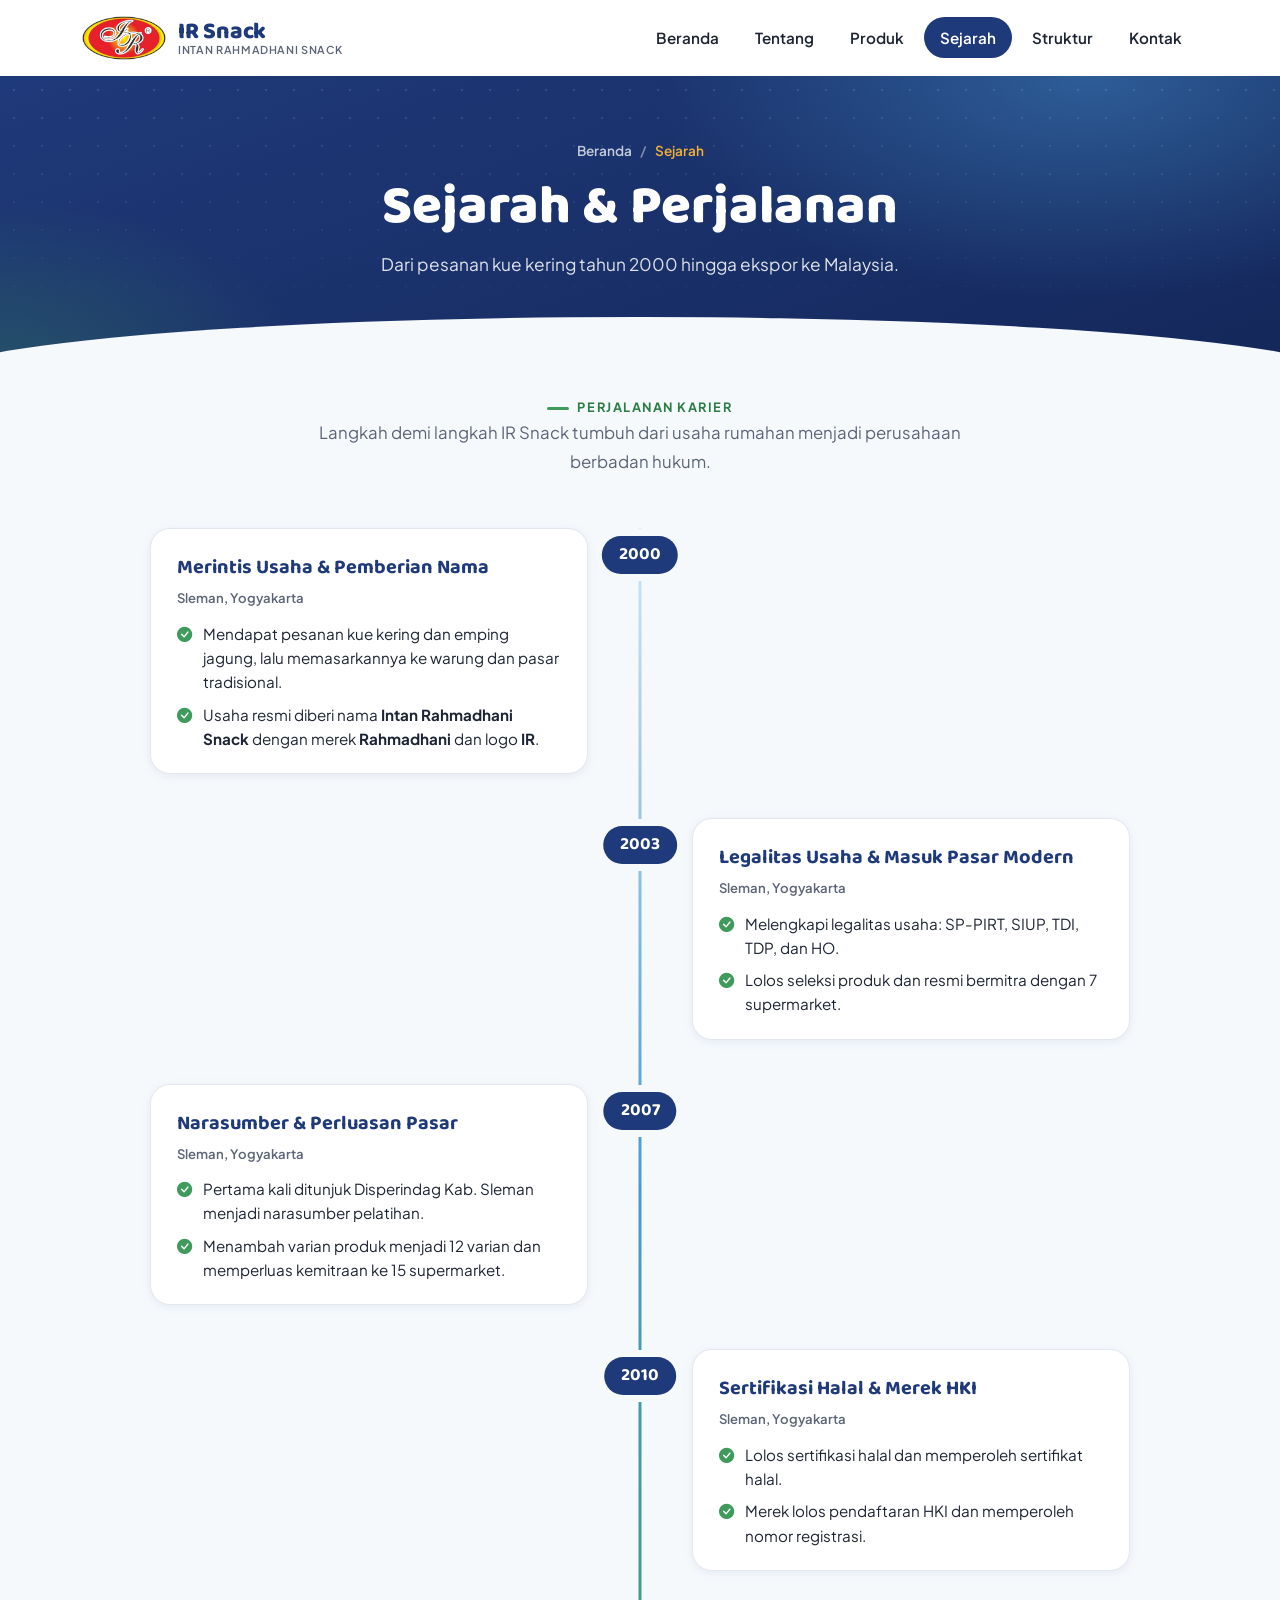
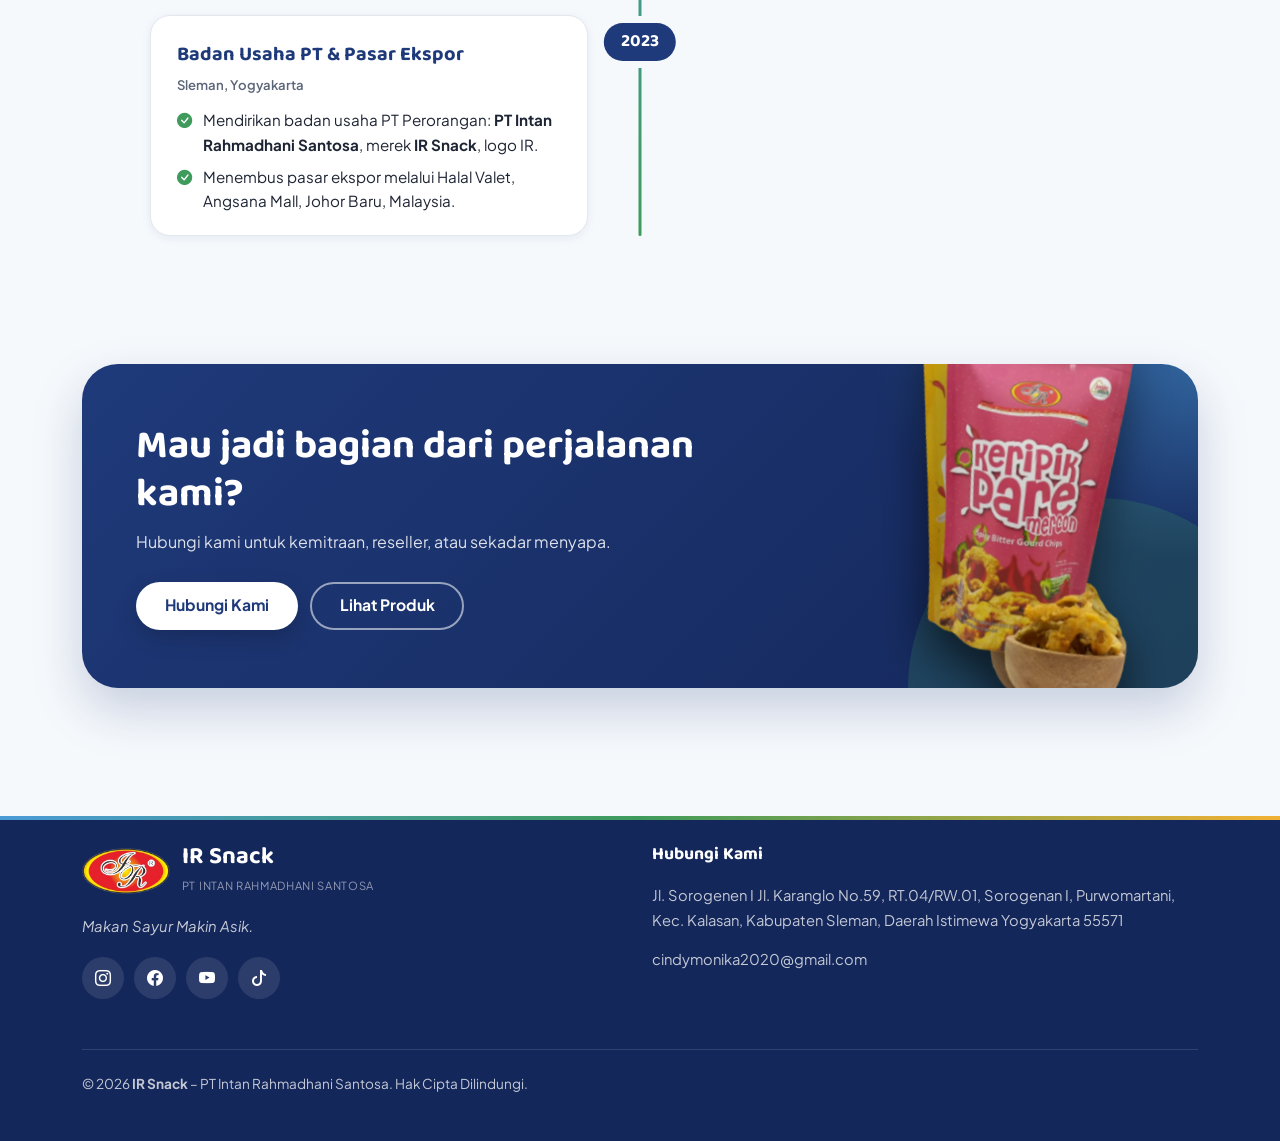
<file: resume.html>
<!DOCTYPE html>
<html lang="id">
<head>
  <meta charset="utf-8">
  <meta name="viewport" content="width=device-width, initial-scale=1.0">
  <title>Sejarah & Perjalanan - IR Snack</title>
  <meta name="description" content="Sejarah dan perjalanan PT Intan Rahmadhani Santosa (IR Snack), produsen keripik sayur dari Sleman, Yogyakarta, sejak 2000 hingga ekspor ke Malaysia.">
  <meta name="theme-color" content="#1f3a7a">
  <meta property="og:title" content="Sejarah & Perjalanan - IR Snack">
  <meta property="og:description" content="Sejarah dan perjalanan PT Intan Rahmadhani Santosa (IR Snack), produsen keripik sayur dari Sleman, Yogyakarta, sejak 2000 hingga ekspor ke Malaysia.">
  <meta property="og:type" content="website">
  <meta property="og:locale" content="id_ID">

  <!-- Ikon -->
  <link rel="icon" type="image/png" href="assets/img/favicon.png">
  <link rel="apple-touch-icon" href="assets/img/apple-touch-icon.png">

  <!-- Font -->
  <link rel="preconnect" href="https://fonts.googleapis.com">
  <link rel="preconnect" href="https://fonts.gstatic.com" crossorigin>
  <link href="https://fonts.googleapis.com/css2?family=Baloo+2:wght@500;600;700;800&family=Plus+Jakarta+Sans:wght@400;500;600;700;800&display=swap" rel="stylesheet">

  <!-- CSS -->
  <link href="assets/vendor/bootstrap/css/bootstrap.min.css" rel="stylesheet">
  <link href="assets/vendor/bootstrap-icons/bootstrap-icons.min.css" rel="stylesheet">
  <link href="assets/vendor/aos/aos.css" rel="stylesheet">
  <link href="assets/css/style.css" rel="stylesheet">
  <noscript><style>[data-aos]{opacity:1!important;transform:none!important}</style></noscript>
</head>
<body>

<header id="header" class="site-header">
  <div class="container header-inner">
    <a href="index.html" class="brand" aria-label="IR Snack - Beranda">
      <img src="assets/img/logo.png" alt="Logo IR Snack" height="44">
      <span class="brand-text"><strong>IR Snack</strong><small>Intan Rahmadhani Snack</small></span>
    </a>

    <nav id="mainNav" class="main-nav" aria-label="Navigasi utama">
      <ul>
        <li><a href="index.html">Beranda</a></li>
        <li><a href="about.html">Tentang</a></li>
        <li><a href="portfolio.html">Produk</a></li>
        <li><a href="resume.html" class="active" aria-current="page">Sejarah</a></li>
        <li><a href="services.html">Struktur</a></li>
        <li><a href="contact.html">Kontak</a></li>
      </ul>
    </nav>

    <button class="nav-toggle" type="button" aria-label="Buka menu" aria-expanded="false" aria-controls="mainNav"><i class="bi bi-list"></i></button>
  </div>
</header>

<main>

  <section class="page-hero">
    <div class="container" data-aos="fade-up">
      <div class="crumbs"><a href="index.html">Beranda</a><span class="current">Sejarah</span></div>
      <h1>Sejarah &amp; Perjalanan</h1>
      <p>Dari pesanan kue kering tahun 2000 hingga ekspor ke Malaysia.</p>
    </div>
  </section>

  <section class="section" style="padding-top:10px">
    <div class="container">
      <div class="section-head" data-aos="fade-up">
        <span class="eyebrow">Perjalanan Karier</span>
        <p>Langkah demi langkah IR Snack tumbuh dari usaha rumahan menjadi perusahaan berbadan hukum.</p>
      </div>
      <div class="timeline">
        <div class="tl-item" data-aos="fade-up">
          <span class="tl-year">2000</span>
          <div class="tl-card">
            <h3>Merintis Usaha &amp; Pemberian Nama</h3>
            <span class="where">Sleman, Yogyakarta</span>
            <ul><li>Mendapat pesanan kue kering dan emping jagung, lalu memasarkannya ke warung dan pasar tradisional.</li><li>Usaha resmi diberi nama <strong>Intan Rahmadhani Snack</strong> dengan merek <strong>Rahmadhani</strong> dan logo <strong>IR</strong>.</li></ul>
          </div>
        </div>
        <div class="tl-item" data-aos="fade-up">
          <span class="tl-year">2003</span>
          <div class="tl-card">
            <h3>Legalitas Usaha &amp; Masuk Pasar Modern</h3>
            <span class="where">Sleman, Yogyakarta</span>
            <ul><li>Melengkapi legalitas usaha: SP-PIRT, SIUP, TDI, TDP, dan HO.</li><li>Lolos seleksi produk dan resmi bermitra dengan 7 supermarket.</li></ul>
          </div>
        </div>
        <div class="tl-item" data-aos="fade-up">
          <span class="tl-year">2007</span>
          <div class="tl-card">
            <h3>Narasumber &amp; Perluasan Pasar</h3>
            <span class="where">Sleman, Yogyakarta</span>
            <ul><li>Pertama kali ditunjuk Disperindag Kab. Sleman menjadi narasumber pelatihan.</li><li>Menambah varian produk menjadi 12 varian dan memperluas kemitraan ke 15 supermarket.</li></ul>
          </div>
        </div>
        <div class="tl-item" data-aos="fade-up">
          <span class="tl-year">2010</span>
          <div class="tl-card">
            <h3>Sertifikasi Halal &amp; Merek HKI</h3>
            <span class="where">Sleman, Yogyakarta</span>
            <ul><li>Lolos sertifikasi halal dan memperoleh sertifikat halal.</li><li>Merek lolos pendaftaran HKI dan memperoleh nomor registrasi.</li></ul>
          </div>
        </div>
        <div class="tl-item" data-aos="fade-up">
          <span class="tl-year">2023</span>
          <div class="tl-card">
            <h3>Badan Usaha PT &amp; Pasar Ekspor</h3>
            <span class="where">Sleman, Yogyakarta</span>
            <ul><li>Mendirikan badan usaha PT Perorangan: <strong>PT Intan Rahmadhani Santosa</strong>, merek <strong>IR Snack</strong>, logo IR.</li><li>Menembus pasar ekspor melalui Halal Valet, Angsana Mall, Johor Baru, Malaysia.</li></ul>
          </div>
        </div>
      </div>
    </div>
  </section>

  <section class="section" style="padding-top:40px">
    <div class="container">
      <div class="cta-box" data-aos="fade-up">
        <div class="row">
          <div class="col-lg-7">
            <h2>Mau jadi bagian dari perjalanan kami?</h2>
            <p>Hubungi kami untuk kemitraan, reseller, atau sekadar menyapa.</p>
            <div class="cta-actions">
              <a href="contact.html" class="btn-ir btn-ir-light">Hubungi Kami</a>
              <a href="portfolio.html" class="btn-ir btn-ir-ghost">Lihat Produk</a>
            </div>
          </div>
        </div>
        <img class="cta-bag" src="assets/img/produk/tahu-mercon.webp" alt="" loading="lazy"><img class="cta-bag" src="assets/img/produk/pare-mercon.webp" alt="" loading="lazy">
      </div>
    </div>
  </section>

</main>

<footer class="site-footer">
  <div class="container">
    <div class="row gy-5">
      <div class="col-lg-6 col-md-6">
        <div class="footer-brand">
          <img src="assets/img/logo.png" alt="Logo IR Snack" height="46">
          <div><strong>IR Snack</strong><small>PT Intan Rahmadhani Santosa</small></div>
        </div>
        <p class="footer-about"><em>Makan Sayur Makin Asik.</em></p>
        <div class="footer-social"><a href="https://www.instagram.com/irsnack_?evlk=ZGJlbW85YXRiNXZp" target="_blank" rel="noopener noreferrer" aria-label="Instagram IR Snack"><i class="bi bi-instagram"></i></a><a href="https://www.facebook.com/share/1FYJHGCw4S/?mibextid=wwXIfr" target="_blank" rel="noopener noreferrer" aria-label="Facebook IR Snack"><i class="bi bi-facebook"></i></a><a href="https://youtube.com/@irsnack?si=y4mi7K8ttKDDr9QZ" target="_blank" rel="noopener noreferrer" aria-label="YouTube IR Snack"><i class="bi bi-youtube"></i></a><a href="https://www.tiktok.com/@irsnack_?_r=1&_t=ZS-9BXiYoQ5Tan" target="_blank" rel="noopener noreferrer" aria-label="TikTok IR Snack"><i class="bi bi-tiktok"></i></a></div>
      </div>

      <div class="col-lg-6 col-md-6">
        <h4>Hubungi Kami</h4>
        <div class="footer-contact">
          <div><span>Jl. Sorogenen I Jl. Karanglo No.59, RT.04/RW.01, Sorogenan I, Purwomartani, Kec. Kalasan, Kabupaten Sleman, Daerah Istimewa Yogyakarta 55571</span></div>
          <div><a href="mailto:cindymonika2020@gmail.com">cindymonika2020@gmail.com</a></div>
        </div>
      </div>
    </div>

    <div class="footer-bottom">
      <div class="copyright">&copy; 2026 <strong>IR Snack</strong> &ndash; PT Intan Rahmadhani Santosa. Hak Cipta Dilindungi.</div>
    </div>

  </div>
</footer>

<a href="#" id="scroll-top" class="scroll-top" aria-label="Kembali ke atas"><i class="bi bi-arrow-up-short"></i></a>

<script src="assets/vendor/aos/aos.js"></script>
<script src="assets/js/main.js"></script>
</body>
</html>
</file>
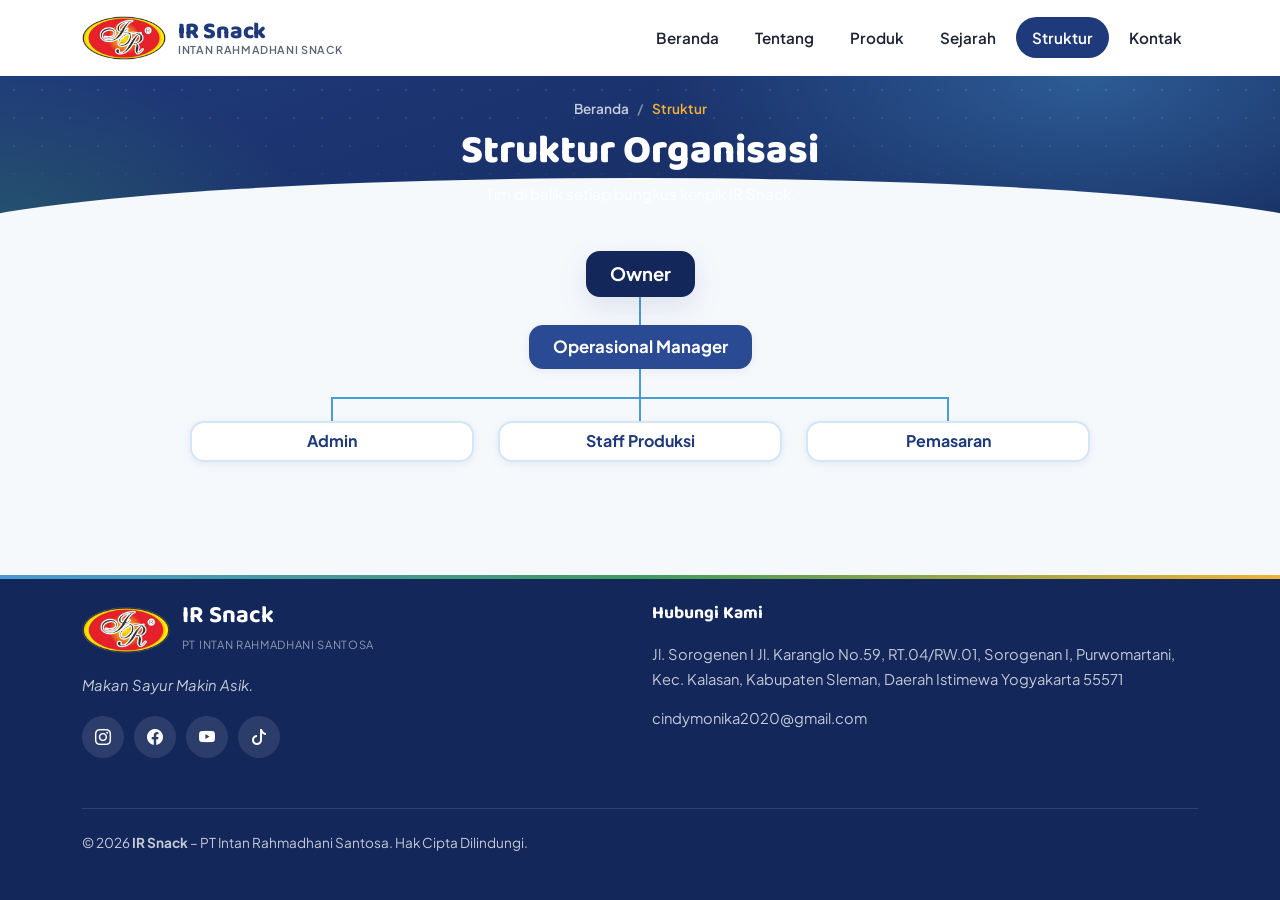
<file: services.html>
<!DOCTYPE html>
<html lang="id">
<head>
  <meta charset="utf-8">
  <meta name="viewport" content="width=device-width, initial-scale=1.0">
  <title>Struktur Organisasi - IR Snack</title>
  <meta name="description" content="Struktur organisasi UMKM IR Snack: owner, operasional manager, admin, staf produksi, dan pemasaran.">
  <meta name="theme-color" content="#1f3a7a">
  <meta property="og:title" content="Struktur Organisasi - IR Snack">
  <meta property="og:description" content="Struktur organisasi UMKM IR Snack: owner, operasional manager, admin, staf produksi, dan pemasaran.">
  <meta property="og:type" content="website">
  <meta property="og:locale" content="id_ID">

  <!-- Ikon -->
  <link rel="icon" type="image/png" href="assets/img/favicon.png">
  <link rel="apple-touch-icon" href="assets/img/apple-touch-icon.png">

  <!-- Font -->
  <link rel="preconnect" href="https://fonts.googleapis.com">
  <link rel="preconnect" href="https://fonts.gstatic.com" crossorigin>
  <link href="https://fonts.googleapis.com/css2?family=Baloo+2:wght@500;600;700;800&family=Plus+Jakarta+Sans:wght@400;500;600;700;800&display=swap" rel="stylesheet">

  <!-- CSS -->
  <link href="assets/vendor/bootstrap/css/bootstrap.min.css" rel="stylesheet">
  <link href="assets/vendor/bootstrap-icons/bootstrap-icons.min.css" rel="stylesheet">
  <link href="assets/vendor/aos/aos.css" rel="stylesheet">
  <link href="assets/css/style.css" rel="stylesheet">
  <noscript><style>[data-aos]{opacity:1!important;transform:none!important}</style></noscript>
</head>
<body class="services-page">

<header id="header" class="site-header">
  <div class="container header-inner">
    <a href="index.html" class="brand" aria-label="IR Snack - Beranda">
      <img src="assets/img/logo.png" alt="Logo IR Snack" height="44">
      <span class="brand-text"><strong>IR Snack</strong><small>Intan Rahmadhani Snack</small></span>
    </a>

    <nav id="mainNav" class="main-nav" aria-label="Navigasi utama">
      <ul>
        <li><a href="index.html">Beranda</a></li>
        <li><a href="about.html">Tentang</a></li>
        <li><a href="portfolio.html">Produk</a></li>
        <li><a href="resume.html">Sejarah</a></li>
        <li><a href="services.html" class="active" aria-current="page">Struktur</a></li>
        <li><a href="contact.html">Kontak</a></li>
      </ul>
    </nav>

    <button class="nav-toggle" type="button" aria-label="Buka menu" aria-expanded="false" aria-controls="mainNav"><i class="bi bi-list"></i></button>
  </div>
</header>

<main>

  <section class="page-hero organization-hero">
    <div class="container" data-aos="fade-up">
      <div class="crumbs"><a href="index.html">Beranda</a><span class="current">Struktur</span></div>
      <h1>Struktur Organisasi</h1>
      <p>Tim di balik setiap bungkus keripik IR Snack.</p>
    </div>
  </section>

  <section class="section organization-section">
    <div class="container">
      <div class="org-wrap" data-aos="fade-up">
        <div class="org-level"><div class="org-node org-owner">Owner</div></div>
        <div class="org-line"></div>
        <div class="org-level"><div class="org-node org-manager">Operasional Manager</div></div>
        <div class="org-line"></div>

        <div class="org-branches">
          <div class="org-branch">
            <div class="org-node">Admin</div>
          </div>

          <div class="org-branch">
            <div class="org-node">Staff Produksi</div>
          </div>

          <div class="org-branch">
            <div class="org-node">Pemasaran</div>
          </div>
        </div>
      </div>
    </div>
  </section>

</main>

<footer class="site-footer">
  <div class="container">
    <div class="row gy-5">
      <div class="col-lg-6 col-md-6">
        <div class="footer-brand">
          <img src="assets/img/logo.png" alt="Logo IR Snack" height="46">
          <div><strong>IR Snack</strong><small>PT Intan Rahmadhani Santosa</small></div>
        </div>
        <p class="footer-about"><em>Makan Sayur Makin Asik.</em></p>
        <div class="footer-social"><a href="https://www.instagram.com/irsnack_?evlk=ZGJlbW85YXRiNXZp" target="_blank" rel="noopener noreferrer" aria-label="Instagram IR Snack"><i class="bi bi-instagram"></i></a><a href="https://www.facebook.com/share/1FYJHGCw4S/?mibextid=wwXIfr" target="_blank" rel="noopener noreferrer" aria-label="Facebook IR Snack"><i class="bi bi-facebook"></i></a><a href="https://youtube.com/@irsnack?si=y4mi7K8ttKDDr9QZ" target="_blank" rel="noopener noreferrer" aria-label="YouTube IR Snack"><i class="bi bi-youtube"></i></a><a href="https://www.tiktok.com/@irsnack_?_r=1&_t=ZS-9BXiYoQ5Tan" target="_blank" rel="noopener noreferrer" aria-label="TikTok IR Snack"><i class="bi bi-tiktok"></i></a></div>
      </div>

      <div class="col-lg-6 col-md-6">
        <h4>Hubungi Kami</h4>
        <div class="footer-contact">
          <div><span>Jl. Sorogenen I Jl. Karanglo No.59, RT.04/RW.01, Sorogenan I, Purwomartani, Kec. Kalasan, Kabupaten Sleman, Daerah Istimewa Yogyakarta 55571</span></div>
          <div><a href="mailto:cindymonika2020@gmail.com">cindymonika2020@gmail.com</a></div>
        </div>
      </div>
    </div>

    <div class="footer-bottom">
      <div class="copyright">&copy; 2026 <strong>IR Snack</strong> &ndash; PT Intan Rahmadhani Santosa. Hak Cipta Dilindungi.</div>
    </div>

  </div>
</footer>

<a href="#" id="scroll-top" class="scroll-top" aria-label="Kembali ke atas"><i class="bi bi-arrow-up-short"></i></a>

<script src="assets/vendor/aos/aos.js"></script>
<script src="assets/js/main.js"></script>
</body>
</html>
</file>
<file: assets/css/style.css>
:root {
  /* Warna merek */
  --navy: #1f3a7a;
  --navy-700: #2a4a94;
  --navy-900: #14275a;
  --blue: #4a9bd6;
  --blue-100: #eaf3fb;
  --blue-200: #d3e6f6;
  --green: #3f9b5b;
  --green-700: #2d7d47;
  --green-100: #e8f5ec;
  --red: #d62828;       /* khusus label pedas */
  --gold: #f2b134;      /* aksen kecil */

  /* Netral */
  --ink: #1d2433;
  --muted: #5b6577;
  --line: #e3e8ef;
  --bg: #f6f9fc;
  --white: #ffffff;

  /* Bentuk & bayangan */
  --radius: 20px;
  --radius-lg: 28px;
  --shadow-sm: 0 2px 10px rgba(31, 58, 122, .08);
  --shadow-md: 0 10px 30px rgba(31, 58, 122, .12);
  --shadow-lg: 0 22px 50px rgba(31, 58, 122, .22);

  /* Font */
  --font-head: "Baloo 2", "Poppins", system-ui, sans-serif;
  --font-body: "Plus Jakarta Sans", system-ui, -apple-system, "Segoe UI", Roboto, Arial, sans-serif;

  --header-h: 76px;
}


/* ---------- 2. Dasar ---------- */
html { scroll-behavior: smooth; }

body {
  font-family: var(--font-body);
  color: var(--ink);
  background: var(--bg);
  line-height: 1.7;
  -webkit-font-smoothing: antialiased;
  overflow-x: hidden;
}

h1, h2, h3, h4, h5 {
  font-family: var(--font-head);
  color: var(--navy);
  line-height: 1.2;
  font-weight: 700;
}

a { color: var(--navy); text-decoration: none; transition: color .2s ease, background .2s ease; }
a:hover { color: var(--green-700); }

img { max-width: 100%; }
main { overflow-x: clip; }

:focus-visible {
  outline: 3px solid var(--blue);
  outline-offset: 3px;
  border-radius: 6px;
}

.section { padding: 88px 0; position: relative; }
.section-white { background: var(--white); }
.organization-hero { padding: 38px 0 68px; }
.organization-section { padding: 16px 0; }
.organization-section .section-head { margin-bottom: 12px; }
.services-page { min-height: 100vh; display: flex; flex-direction: column; }
.services-page > main { flex: 1; display: flex; flex-direction: column; }
.services-page .organization-hero { padding: 18px 0 34px; }
.services-page .organization-hero h1 { margin: 6px 0; font-size: clamp(1.9rem, 3.5vw, 2.5rem); }
.services-page .organization-hero p { font-size: .95rem; }
.services-page .organization-section { flex: 1; display: flex; align-items: flex-start; padding: 10px 0; }
.services-page .organization-section > .container { width: 100%; }
.services-page .org-line { height: 28px; }
.services-page .org-branches { padding-top: 24px; }
.services-page .org-branch::before { top: -24px; height: 24px; }
.services-page .org-node { padding: 8px 14px; }
.services-page .org-owner, .services-page .org-manager { padding: 9px 22px; }
.services-page .site-footer { flex-shrink: 0; }
.about-page > .section { padding: 56px 0; }
.about-page > .about-vision { padding-top: 24px; }
.about-page .section-head { margin-bottom: 32px; }
@media (max-width: 575.98px) { .about-page > .section { padding: 40px 0; } }

.section-head { text-align: center; max-width: 680px; margin: 0 auto 52px; }
.section-head h2 { font-size: clamp(1.9rem, 3.4vw, 2.6rem); margin: 8px 0 12px; }
.section-head p { color: var(--muted); font-size: 1.05rem; margin: 0; }

.eyebrow {
  display: inline-flex;
  align-items: center;
  gap: 8px;
  font-size: .8rem;
  font-weight: 700;
  letter-spacing: .12em;
  text-transform: uppercase;
  color: var(--green-700);
}
.eyebrow::before {
  content: "";
  width: 22px; height: 3px;
  border-radius: 3px;
  background: var(--green);
}


/* ---------- 3. Tombol ---------- */
.btn-ir {
  display: inline-flex;
  align-items: center;
  justify-content: center;
  gap: 8px;
  padding: .8rem 1.7rem;
  border-radius: 999px;
  border: 2px solid transparent;
  font-weight: 700;
  font-size: .98rem;
  line-height: 1.2;
  cursor: pointer;
  transition: transform .2s ease, background .2s ease, color .2s ease, border-color .2s ease, box-shadow .2s ease;
}
.btn-ir:hover { transform: translateY(-2px); }

.btn-ir-primary { background: var(--green-700); color: #fff; box-shadow: 0 8px 20px rgba(45, 125, 71, .28); }
.btn-ir-primary:hover { background: #246b3b; color: #fff; }

.btn-ir-navy { background: var(--navy); color: #fff; }
.btn-ir-navy:hover { background: var(--navy-900); color: #fff; }

.btn-ir-light { background: #fff; color: var(--navy); box-shadow: 0 8px 22px rgba(0, 0, 0, .18); }
.btn-ir-light:hover { background: var(--blue-100); color: var(--navy); }

.btn-ir-ghost { border-color: rgba(255, 255, 255, .55); color: #fff; }
.btn-ir-ghost:hover { background: #fff; color: var(--navy); }

.btn-ir-outline { border-color: var(--navy); color: var(--navy); }
.btn-ir-outline:hover { background: var(--navy); color: #fff; }


/* ---------- 4. Header & navigasi ---------- */
.site-header {
  position: sticky;
  top: 0;
  z-index: 100;
  height: var(--header-h);
  background: rgba(255, 255, 255, .92);
  -webkit-backdrop-filter: saturate(160%) blur(12px);
  backdrop-filter: saturate(160%) blur(12px);
  border-bottom: 1px solid transparent;
  transition: box-shadow .25s ease, border-color .25s ease;
}
.site-header.scrolled { box-shadow: var(--shadow-sm); border-color: var(--line); }

.header-inner { height: 100%; display: flex; align-items: center; gap: 16px; }

.brand { display: flex; align-items: center; gap: 12px; margin-right: auto; color: var(--navy); }
.brand:hover { color: var(--navy); }
.brand img { height: 44px; width: auto; display: block; }
.brand-text { display: flex; flex-direction: column; line-height: 1.1; }
.brand-text strong { font-family: var(--font-head); font-size: 1.45rem; font-weight: 800; letter-spacing: -.01em; }
.brand-text small { font-size: .68rem; font-weight: 600; letter-spacing: .06em; color: var(--muted); text-transform: uppercase; }

.main-nav ul { list-style: none; margin: 0; padding: 0; display: flex; gap: 4px; }
.main-nav a {
  display: block;
  padding: .5rem 1rem;
  border-radius: 999px;
  font-weight: 600;
  font-size: .95rem;
  color: var(--ink);
}
.main-nav a:hover { background: var(--blue-100); color: var(--navy); }
.main-nav a.active { background: var(--navy); color: #fff; }

.header-cta { padding: .6rem 1.3rem; font-size: .92rem; }

.nav-toggle {
  display: none;
  width: 44px; height: 44px;
  border: 0;
  border-radius: 12px;
  background: var(--blue-100);
  color: var(--navy);
  font-size: 1.7rem;
  align-items: center;
  justify-content: center;
  cursor: pointer;
}

@media (max-width: 991.98px) {
  .nav-toggle { display: inline-flex; }
  .header-cta { display: none; }

  .main-nav {
    position: fixed;
    top: var(--header-h);
    left: 0; right: 0;
    background: #fff;
    padding: 12px 20px 24px;
    border-bottom: 1px solid var(--line);
    box-shadow: var(--shadow-md);
    opacity: 0;
    visibility: hidden;
    transform: translateY(-10px);
    transition: opacity .25s ease, transform .25s ease, visibility .25s;
  }
  .nav-open .main-nav { opacity: 1; visibility: visible; transform: none; }
  .main-nav ul { flex-direction: column; gap: 2px; }
  .main-nav a { padding: .85rem 1rem; border-radius: 14px; font-size: 1.02rem; }
}


/* ---------- 5. Hero (beranda) ---------- */
.hero {
  position: relative;
  color: #fff;
  padding: 72px 0 150px;
  background:
    radial-gradient(900px 520px at 88% 8%, rgba(74, 155, 214, .42), transparent 62%),
    radial-gradient(700px 480px at 0% 100%, rgba(63, 155, 91, .30), transparent 60%),
    linear-gradient(160deg, var(--navy) 0%, var(--navy-900) 100%);
  overflow: hidden;
}
.hero::before {              /* pola titik halus */
  content: "";
  position: absolute; inset: 0;
  background-image: radial-gradient(rgba(255, 255, 255, .14) 1.5px, transparent 1.5px);
  background-size: 28px 28px;
  -webkit-mask-image: linear-gradient(120deg, transparent 30%, #000 100%);
  mask-image: linear-gradient(120deg, transparent 30%, #000 100%);
  opacity: .6;
}
.hero .container { position: relative; z-index: 2; }

.hero-pill {
  display: inline-flex; align-items: center; gap: 10px;
  padding: .45rem 1rem;
  border-radius: 999px;
  background: rgba(255, 255, 255, .12);
  border: 1px solid rgba(255, 255, 255, .22);
  font-size: .85rem; font-weight: 600;
  margin-bottom: 22px;
}
.hero-pill i { color: #7fd69a; }

.hero h1 {
  color: #fff;
  font-size: clamp(2.6rem, 6vw, 4.4rem);
  font-weight: 800;
  letter-spacing: -.015em;
  margin-bottom: 18px;
}
.hero h1 .hl { color: var(--gold); position: relative; white-space: nowrap; }
.hero h1 .hl::after {
  content: "";
  position: absolute; left: 0; right: 0; bottom: .05em;
  height: .14em; border-radius: 6px;
  background: rgba(242, 177, 52, .45);
  z-index: -1;
}

.hero-lead { font-size: 1.12rem; color: rgba(255, 255, 255, .86); max-width: 520px; margin-bottom: 30px; }
.hero-actions { display: flex; flex-wrap: wrap; gap: 14px; margin-bottom: 34px; }

.hero-points { list-style: none; padding: 0; margin: 0; display: flex; flex-wrap: wrap; gap: 10px 26px; }
.hero-points li { display: inline-flex; align-items: center; gap: 8px; font-size: .92rem; font-weight: 600; color: rgba(255, 255, 255, .9); }
.hero-points i { color: #7fd69a; font-size: 1.1rem; }

/* Panggung produk */
.hero-stage { position: relative; max-width: 540px; aspect-ratio: 1 / 1; margin: 0 auto; }
.hero-stage .glow {
  position: absolute; inset: 6% 6% 10% 6%;
  border-radius: 50%;
  background: radial-gradient(circle at 50% 45%, rgba(255, 255, 255, .22), rgba(74, 155, 214, .28) 55%, rgba(74, 155, 214, 0) 72%);
}
.hero-stage .ring {
  position: absolute; inset: 12% 12% 16% 12%;
  border-radius: 50%;
  border: 2px dashed rgba(255, 255, 255, .28);
  animation: spin 60s linear infinite;
}
.bag { position: absolute; bottom: 2%; filter: drop-shadow(0 18px 22px rgba(0, 0, 0, .38)); }
.bag img { display: block; height: 100%; width: auto; }
.bag-main  { left: 50%; height: 92%; transform: translateX(-50%); z-index: 3; bottom: 0; }
.bag-left  { left: -1%;  height: 72%; z-index: 2; transform: rotate(-6deg); transform-origin: bottom center; }
.bag-right { right: -1%; height: 72%; z-index: 2; transform: rotate(6deg);  transform-origin: bottom center; }

.float-chip {
  position: absolute; z-index: 4;
  display: inline-flex; align-items: center; gap: 8px;
  padding: .55rem 1rem;
  border-radius: 999px;
  background: #fff; color: var(--navy);
  font-size: .82rem; font-weight: 700;
  box-shadow: var(--shadow-md);
  animation: floaty 5s ease-in-out infinite;
}
.float-chip i { color: var(--green); font-size: 1.05rem; }
.float-chip.c1 { top: 8%;  left: 0; }
.float-chip.c2 { top: 30%; right: -2%; animation-delay: -1.6s; }
.float-chip.c3 { bottom: 10%; left: 2%; animation-delay: -3.1s; }

.hero::after, .page-hero::after {   /* lengkung bawah */
  content: "";
  position: absolute; left: -6%; right: -6%; bottom: -1px;
  height: 64px;
  background: var(--bg);
  border-radius: 50% 50% 0 0 / 100% 100% 0 0;
  z-index: 1;
}

@keyframes floaty { 0%, 100% { transform: translateY(0); } 50% { transform: translateY(-9px); } }
@keyframes spin { to { transform: rotate(360deg); } }

@media (max-width: 991.98px) {
  .hero { padding: 48px 0 120px; text-align: center; }
  .hero-lead { margin-left: auto; margin-right: auto; }
  .hero-actions, .hero-points { justify-content: center; }
  .hero-stage { max-width: 420px; margin-top: 24px; }
}
@media (max-width: 575.98px) {
  .bag-left  { left: 4%;  height: 64%; }
  .bag-right { right: 4%; height: 64%; }
  .float-chip { font-size: .72rem; padding: .4rem .75rem; }
  .float-chip.c2 { right: 0; }
}


/* ---------- 6. Pita statistik ---------- */
.stats-band { margin-top: -78px; position: relative; z-index: 5; padding-bottom: 90px; }
.stats-card {
  display: grid; grid-template-columns: repeat(4, 1fr);
  background: #fff;
  border-radius: var(--radius-lg);
  box-shadow: var(--shadow-md);
  border: 1px solid var(--line);
  overflow: hidden;
}
.stat { display: flex; align-items: center; gap: 16px; padding: 26px 26px; text-align: center; justify-content: center; }
.stat + .stat { border-left: 1px solid var(--line); }
.stat .ico-unused {
  flex: 0 0 52px; width: 52px; height: 52px;
  display: grid; place-items: center;
  border-radius: 16px;
  background: var(--blue-100); color: var(--navy);
  font-size: 1.5rem;
}
.stat:nth-child(even) .ico { background: var(--green-100); color: var(--green-700); }
.stat b { display: block; font-family: var(--font-head); font-size: 1.7rem; line-height: 1.1; color: var(--navy); }
.stat > div > span { font-size: .85rem; color: var(--muted); line-height: 1.35; display: block; }

@media (max-width: 991.98px) {
  .stats-card { grid-template-columns: 1fr 1fr; }
  .stat:nth-child(3) { border-left: 0; }
  .stat:nth-child(n+3) { border-top: 1px solid var(--line); }
}
@media (max-width: 575.98px) {
  .stat { padding: 18px 16px; gap: 12px; }
  .stat .ico-unused { flex-basis: 44px; width: 44px; height: 44px; font-size: 1.25rem; border-radius: 14px; }
  .stat b { font-size: 1.35rem; }
}


/* ---------- 7. Kartu keunggulan ---------- */
.feature-card {
  height: 100%;
  background: #fff;
  border: 1px solid var(--line);
  border-radius: var(--radius);
  padding: 30px 26px;
  box-shadow: var(--shadow-sm);
  transition: transform .25s ease, box-shadow .25s ease, border-color .25s ease;
}
.feature-card:hover { transform: translateY(-6px); box-shadow: var(--shadow-md); border-color: var(--blue-200); }
.feature-card .ico {
  width: 60px; height: 60px;
  display: grid; place-items: center;
  border-radius: 18px;
  background: var(--blue-100); color: var(--navy);
  font-size: 1.7rem;
  margin-bottom: 20px;
  transition: background .25s ease, color .25s ease, transform .25s ease;
}
.feature-card:hover .ico { background: var(--green-700); color: #fff; transform: rotate(-6deg); }
.feature-card h3 { font-size: 1.28rem; margin-bottom: 8px; }
.feature-card p { color: var(--muted); margin: 0; font-size: .96rem; }


/* ---------- 8. Kartu kategori produk (beranda) ---------- */
.cat-card {
  height: 100%;
  display: flex; flex-direction: column;
  background: #fff;
  border: 1px solid var(--line);
  border-radius: var(--radius-lg);
  overflow: hidden;
  box-shadow: var(--shadow-sm);
  transition: transform .25s ease, box-shadow .25s ease;
}
.cat-card:hover { transform: translateY(-6px); box-shadow: var(--shadow-lg); }

.cat-visual {
  position: relative;
  height: 290px;
  display: flex; justify-content: center; align-items: flex-end;
  padding: 26px 20px 0;
  background:
    radial-gradient(circle at 50% 78%, #fff 0%, rgba(255, 255, 255, 0) 55%),
    linear-gradient(180deg, var(--blue-100) 0%, var(--blue-200) 100%);
  overflow: hidden;
}
.cat-visual img {
  height: 92%; width: auto;
  filter: drop-shadow(0 12px 14px rgba(20, 39, 90, .28));
  transition: transform .4s ease;
}
.cat-visual img:first-child { transform: rotate(-4deg); margin-right: -26px; transform-origin: bottom center; }
.cat-visual img:last-child  { transform: rotate(4deg);  transform-origin: bottom center; position: relative; z-index: 2; }
.cat-card:hover .cat-visual img:first-child { transform: rotate(-7deg) translateY(-4px); }
.cat-card:hover .cat-visual img:last-child  { transform: rotate(7deg) translateY(-4px); }

.cat-visual .cat-tag {
  position: absolute; top: 16px; left: 16px; z-index: 3;
  padding: .3rem .85rem;
  border-radius: 999px;
  background: var(--navy); color: #fff;
  font-size: .78rem; font-weight: 700;
}
.cat-body { padding: 24px 26px 28px; display: flex; flex-direction: column; flex: 1; }
.cat-body h3 { font-size: 1.45rem; margin-bottom: 6px; }
.cat-body p { color: var(--muted); font-size: .95rem; margin-bottom: 18px; }
.cat-body .link-more { margin-top: auto; font-weight: 700; color: var(--green-700); display: inline-flex; align-items: center; gap: 6px; }
.cat-body .link-more i { transition: transform .2s ease; }
.cat-card:hover .link-more i { transform: translateX(5px); }


/* ---------- 9. Perjalanan singkat (beranda) ---------- */
.mini-timeline { display: grid; grid-template-columns: repeat(4, 1fr); gap: 22px; position: relative; }
.mini-timeline::before {
  content: "";
  position: absolute; top: 20px; left: 12%; right: 12%;
  border-top: 2px dashed var(--blue);
  opacity: .5;
}
.mini-item { text-align: center; position: relative; }
.mini-year {
  display: inline-block;
  position: relative; z-index: 1;
  padding: .25rem 1.2rem;
  border-radius: 999px;
  background: var(--navy); color: #fff;
  font-family: var(--font-head); font-weight: 700; font-size: 1.15rem;
  box-shadow: 0 0 0 7px var(--white);
}
.section:not(.section-white) .mini-year { box-shadow: 0 0 0 7px var(--bg); }
.mini-card {
  margin-top: 22px;
  background: #fff; border: 1px solid var(--line);
  border-radius: var(--radius);
  padding: 22px 20px;
  height: calc(100% - 62px);
  box-shadow: var(--shadow-sm);
}
.section-white .mini-card { background: var(--bg); box-shadow: none; }
.mini-card h3 { font-size: 1.1rem; margin-bottom: 6px; }
.mini-card p { font-size: .9rem; color: var(--muted); margin: 0; }

@media (max-width: 991.98px) {
  .mini-timeline { grid-template-columns: 1fr 1fr; row-gap: 34px; }
  .mini-timeline::before { display: none; }
}
@media (max-width: 575.98px) { .mini-timeline { grid-template-columns: 1fr; } }


/* ---------- 10. Banner ajakan (CTA) ---------- */
.cta-box {
  position: relative; overflow: hidden;
  border-radius: 36px;
  padding: 58px 54px;
  color: #fff;
  background:
    radial-gradient(500px 300px at 100% 0%, rgba(74, 155, 214, .5), transparent 65%),
    linear-gradient(135deg, var(--navy) 0%, var(--navy-900) 100%);
  box-shadow: var(--shadow-lg);
}
.cta-box-compact { padding: 40px 54px; }
.cta-box::before {
  content: "";
  position: absolute; width: 380px; height: 380px; right: -90px; bottom: -190px;
  border-radius: 50%;
  background: rgba(63, 155, 91, .22);
}
.cta-box > * { position: relative; z-index: 1; }
.cta-box h2 { color: #fff; font-size: clamp(1.8rem, 3.2vw, 2.5rem); margin-bottom: 10px; }
.cta-box p { color: rgba(255, 255, 255, .85); margin-bottom: 26px; max-width: 520px; }
.cta-box-compact p { margin-bottom: 16px; }
.cta-actions { display: flex; flex-wrap: wrap; gap: 12px; }
.cta-bag {
  position: absolute !important; right: 44px; bottom: -26px; height: 118%;
  z-index: 1; transform: rotate(8deg);
  filter: drop-shadow(0 20px 24px rgba(0, 0, 0, .4));
}
.cta-product-images {
  position: absolute; right: -5%; bottom: -10px; height: 94%; width: 48%;
  display: flex; align-items: flex-end; justify-content: center;
  z-index: 1; pointer-events: none;
}
.cta-product-images img {
  display: block; flex: 0 0 auto; height: 88%; width: auto; object-fit: contain;
  filter: drop-shadow(0 16px 18px rgba(0, 0, 0, .3));
}
.cta-product-images img + img { margin-left: -30px; }
.cta-product-images img:first-child { height: 92%; transform: rotate(-6deg) translateY(3px); z-index: 1; }
.cta-product-images img:nth-child(2) { height: 104%; transform: translateY(0); z-index: 3; }
.cta-product-images img:last-child { height: 92%; transform: rotate(6deg) translateY(3px); z-index: 2; }

@media (max-width: 991.98px) {
  .cta-box { padding: 40px 26px; text-align: center; border-radius: 28px; }
  .cta-box-compact { padding: 30px 26px; }
  .cta-box p { margin-left: auto; margin-right: auto; }
  .cta-actions { justify-content: center; }
  .cta-bag, .cta-product-images { display: none; }
}


/* ---------- 11. Banner judul halaman dalam ---------- */
.page-hero {
  position: relative; overflow: hidden;
  color: #fff;
  padding: 60px 0 100px;
  text-align: center;
  background:
    radial-gradient(700px 360px at 85% 0%, rgba(74, 155, 214, .42), transparent 62%),
    radial-gradient(520px 300px at 0% 100%, rgba(63, 155, 91, .30), transparent 60%),
    linear-gradient(160deg, var(--navy) 0%, var(--navy-900) 100%);
}
.page-hero::before {
  content: "";
  position: absolute; inset: 0;
  background-image: radial-gradient(rgba(255, 255, 255, .13) 1.5px, transparent 1.5px);
  background-size: 28px 28px;
  -webkit-mask-image: linear-gradient(180deg, #000, transparent 90%);
  mask-image: linear-gradient(180deg, #000, transparent 90%);
}
.page-hero .container { position: relative; z-index: 2; }
.page-hero h1 { color: #fff; font-size: clamp(2.2rem, 5vw, 3.4rem); font-weight: 800; margin: 12px 0 10px; }
.page-hero p { color: rgba(255, 255, 255, .86); max-width: 620px; margin: 0 auto; font-size: 1.08rem; }

.crumbs { display: inline-flex; align-items: center; gap: 8px; font-size: .85rem; font-weight: 600; color: rgba(255, 255, 255, .75); }
.crumbs a { color: rgba(255, 255, 255, .75); }
.crumbs a:hover { color: #fff; }
.crumbs .current { color: var(--gold); }
.crumbs a::after { content: "/"; margin-left: 8px; opacity: .6; }


/* ---------- 12. Halaman Tentang ---------- */
.about-visual {
  position: relative;
  height: 460px;
  display: flex; justify-content: center; align-items: flex-end;
  padding: 40px 24px 0;
  border-radius: var(--radius-lg);
  overflow: hidden;
  background:
    radial-gradient(circle at 50% 80%, #fff 0%, rgba(255, 255, 255, 0) 55%),
    linear-gradient(180deg, var(--blue-100) 0%, var(--blue-200) 100%);
  box-shadow: var(--shadow-md);
}
.about-visual img { height: 64%; width: auto; max-width: none; min-width: 0; flex-shrink: 1; object-fit: contain; filter: drop-shadow(0 14px 18px rgba(20, 39, 90, .3)); }
.about-visual img:nth-child(2) { transform: rotate(-5deg); margin-right: -40px; transform-origin: bottom; }
.about-visual img:nth-child(3) { position: relative; z-index: 2; height: 84%; }
.about-visual img:nth-child(4) { transform: rotate(5deg); margin-left: -40px; transform-origin: bottom; }
.since-badge {
  position: absolute; top: 20px; left: 20px; z-index: 3;
  width: 104px; height: 104px; border-radius: 50%;
  display: grid; place-content: center; text-align: center;
  background: var(--navy); color: #fff;
  border: 4px solid #fff;
  box-shadow: var(--shadow-md);
  line-height: 1.1;
}
.since-badge small { font-size: .7rem; text-transform: uppercase; letter-spacing: .1em; opacity: .85; }
.since-badge b { font-family: var(--font-head); font-size: 1.8rem; color: var(--gold); }

.about-copy h2 { font-size: clamp(1.8rem, 3vw, 2.4rem); margin: 8px 0 8px; }
.about-copy .tagline { font-family: var(--font-head); font-size: 1.25rem; font-weight: 600; color: var(--green-700); margin-bottom: 16px; }
.about-copy p { color: var(--muted); }

.fact-list { display: grid; grid-template-columns: 1fr 1fr; gap: 14px; margin: 26px 0 0; padding: 0; list-style: none; }
.fact-list li {
  display: flex; gap: 12px; align-items: flex-start;
  padding: 14px 16px;
  background: #fff; border: 1px solid var(--line); border-radius: 16px;
}
.fact-list i { color: var(--green-700); font-size: 1.25rem; line-height: 1.4; }
.fact-list small { display: block; font-size: .72rem; font-weight: 700; letter-spacing: .06em; text-transform: uppercase; color: var(--muted); }
.fact-list span { font-weight: 600; color: var(--ink); font-size: .93rem; line-height: 1.4; display: block; }
@media (max-width: 575.98px) { .fact-list { grid-template-columns: 1fr; } }

.legal-box {
  background: #fff; border: 1px solid var(--line); border-radius: var(--radius-lg);
  padding: 34px 32px; text-align: center; box-shadow: var(--shadow-sm);
}
.legal-box h3 { font-size: 1.4rem; margin-bottom: 6px; }
.legal-box p { color: var(--muted); margin-bottom: 20px; }
.chip-row { display: flex; flex-wrap: wrap; justify-content: center; gap: 10px; }
.chip {
  display: inline-flex; align-items: center; gap: 8px;
  padding: .45rem 1rem;
  border-radius: 999px;
  background: var(--green-100); color: var(--green-700);
  font-weight: 700; font-size: .9rem;
}


/* ---------- 13. Halaman Sejarah ---------- */
.timeline { position: relative; max-width: 980px; margin: 0 auto; }
.timeline::before {
  content: "";
  position: absolute; left: 50%; top: 0; bottom: 0; width: 3px;
  transform: translateX(-50%);
  border-radius: 3px;
  background: linear-gradient(180deg, var(--blue-200), var(--blue) 50%, var(--green));
}
.tl-item { position: relative; width: 50%; padding: 0 52px 44px 0; }
.tl-item:nth-child(even) { margin-left: 50%; padding: 0 0 44px 52px; }
.tl-item:last-child { padding-bottom: 0; }

.tl-year {
  position: absolute; top: 8px; right: 0;
  transform: translateX(50%);
  z-index: 2;
  padding: .25rem 1.05rem;
  border-radius: 999px;
  background: var(--navy); color: #fff;
  font-family: var(--font-head); font-weight: 700; font-size: 1.1rem;
  box-shadow: 0 0 0 7px var(--bg);
}
.tl-item:nth-child(even) .tl-year { right: auto; left: 0; transform: translateX(-50%); }

.tl-card {
  background: #fff; border: 1px solid var(--line);
  border-radius: var(--radius);
  padding: 26px 26px 22px;
  box-shadow: var(--shadow-sm);
  transition: transform .25s ease, box-shadow .25s ease;
}
.tl-card:hover { transform: translateY(-4px); box-shadow: var(--shadow-md); }
.tl-card h3 { font-size: 1.25rem; margin-bottom: 4px; }
.tl-card .where { display: inline-flex; align-items: center; gap: 6px; font-size: .82rem; font-weight: 600; color: var(--muted); margin-bottom: 12px; }
.tl-card ul { list-style: none; margin: 0; padding: 0; }
.tl-card li { position: relative; padding-left: 26px; margin-bottom: 8px; color: var(--ink); font-size: .95rem; line-height: 1.6; }
.tl-card li:last-child { margin-bottom: 0; }
.tl-card li::before {
  content: "\F26A";           /* bi-check-circle-fill */
  font-family: "bootstrap-icons";
  position: absolute; left: 0; top: 1px;
  color: var(--green);
}

@media (max-width: 767.98px) {
  .timeline::before { display: none; }
  .tl-item, .tl-item:nth-child(even) {
    width: 100%; margin-left: 0;
    padding: 0 0 32px 26px;
    border-left: 3px solid var(--blue-200);
  }
  .tl-item:last-child { border-left-color: transparent; }
  .tl-item::before {
    content: ""; position: absolute; left: -10px; top: 12px;
    width: 17px; height: 17px; border-radius: 50%;
    background: var(--green); border: 3px solid var(--bg);
  }
  .tl-year, .tl-item:nth-child(even) .tl-year {
    position: static; transform: none; display: inline-block;
    margin-bottom: 12px; box-shadow: none;
  }
}

/* Visi & misi */
.visi-card {
  height: 100%;
  padding: 40px 34px;
  border-radius: var(--radius-lg);
  color: #fff;
  position: relative; overflow: hidden;
  background:
    radial-gradient(380px 240px at 100% 0%, rgba(74, 155, 214, .5), transparent 65%),
    linear-gradient(150deg, var(--navy) 0%, var(--navy-900) 100%);
  box-shadow: var(--shadow-md);
  display: flex; flex-direction: column;
}
.visi-card .motto {
  margin-top: auto; padding-top: 28px;
  font-family: var(--font-head); font-weight: 700; font-size: 1.2rem; color: var(--gold);
}
.visi-card .q { font-size: 3.2rem; color: var(--gold); line-height: 1; opacity: .9; }
.visi-card h3 { color: #fff; font-size: 1.6rem; margin: 6px 0 12px; }
.visi-card p { color: rgba(255, 255, 255, .9); font-size: 1.1rem; margin: 0; }

.misi-card {
  height: 100%;
  padding: 36px 34px;
  background: #fff; border: 1px solid var(--line);
  border-radius: var(--radius-lg);
  box-shadow: var(--shadow-sm);
}
.misi-card h3 { font-size: 1.6rem; margin-bottom: 18px; }
.misi-list { list-style: none; counter-reset: misi; margin: 0; padding: 0; }
.misi-list li { counter-increment: misi; display: flex; gap: 14px; align-items: flex-start; margin-bottom: 14px; font-size: .97rem; }
.misi-list li:last-child { margin-bottom: 0; }
.misi-list li::before {
  content: counter(misi);
  flex: 0 0 32px; height: 32px;
  display: grid; place-items: center;
  border-radius: 50%;
  background: var(--green-100); color: var(--green-700);
  font-weight: 800; font-size: .9rem;
}


/* ---------- 14. Halaman Produk ---------- */
.filter-bar { display: flex; flex-wrap: wrap; justify-content: center; gap: 10px; margin-bottom: 42px; }
.filter-btn {
  display: inline-flex; align-items: center; gap: 8px;
  padding: .55rem 1.3rem;
  border-radius: 999px;
  border: 2px solid var(--line);
  background: #fff; color: var(--ink);
  font-weight: 700; font-size: .92rem;
  cursor: pointer;
  transition: all .2s ease;
}
.filter-btn:hover { border-color: var(--blue); color: var(--navy); }
.filter-btn.active { background: var(--navy); border-color: var(--navy); color: #fff; }
.filter-btn .bi-fire { color: var(--red); }
.filter-btn.active .bi-fire { color: #ff8a80; }

.produk-grid { max-width: 1000px; margin: 0 auto; }
.produk-item { animation: popin .4s ease both; }
@keyframes popin { from { opacity: 0; transform: translateY(14px); } to { opacity: 1; transform: none; } }

.produk-card {
  height: 100%;
  display: flex; flex-direction: column;
  background: #fff;
  border: 1px solid var(--line);
  border-radius: var(--radius-lg);
  overflow: hidden;
  box-shadow: var(--shadow-sm);
  transition: transform .25s ease, box-shadow .25s ease;
}
.produk-card:hover { transform: translateY(-6px); box-shadow: var(--shadow-lg); }

.produk-foto {
  position: relative;
  height: 350px;
  display: flex; justify-content: center; align-items: center;
  padding: 24px 20px 12px;
  background:
    radial-gradient(circle at 50% 55%, #fff 0%, rgba(255, 255, 255, .0) 58%),
    linear-gradient(180deg, var(--blue-100) 0%, var(--blue-200) 100%);
}
.produk-foto img {
  height: 100%; width: auto; max-width: 100%;
  object-fit: contain;
  filter: drop-shadow(0 14px 16px rgba(20, 39, 90, .3));
  transition: transform .4s ease;
}
.produk-card:hover .produk-foto img { transform: scale(1.06) rotate(-1.5deg); }

.badge-kategori, .badge-pedas {
  position: absolute; top: 16px; z-index: 2;
  display: inline-flex; align-items: center; gap: 6px;
  padding: .32rem .9rem;
  border-radius: 999px;
  font-size: .78rem; font-weight: 700; color: #fff;
}
.badge-kategori { right: 16px; background: var(--navy); }
.badge-pedas { left: 16px; background: var(--red); }

/* ---- Keterangan produk (bagian bawah kartu) ---- */
.produk-body { padding: 18px 22px 20px; display: flex; flex-direction: column; flex: 1; }
.produk-body h3 { font-size: 1.3rem; margin-bottom: 4px; }
.produk-body .deskripsi { color: var(--muted); font-size: .92rem; line-height: 1.55; margin-bottom: 14px; }

.harga-row {
  display: flex; align-items: baseline; gap: 6px;
  margin-top: auto;
  padding-top: 12px;
  border-top: 1px solid var(--line);
}
.harga-row b { font-family: var(--font-head); font-size: 1.5rem; line-height: 1; color: var(--navy); }
.harga-row span { font-size: .85rem; font-weight: 600; color: var(--muted); }

@media (max-width: 575.98px) {
  .produk-foto { height: 270px; }
}


/* ---------- 15. Halaman Struktur (bagan) ---------- */
.org-wrap { max-width: 900px; margin: 0 auto; }
.org-level { display: flex; justify-content: center; }
.org-line { width: 2px; height: 20px; margin: 0 auto; background: var(--blue); }

.org-node {
  display: inline-flex; align-items: center; justify-content: center; gap: 10px;
  padding: 10px 20px;
  border-radius: 14px;
  background: #fff;
  border: 2px solid var(--blue-200);
  box-shadow: var(--shadow-sm);
  font-weight: 700; color: var(--navy);
  text-align: center; line-height: 1.3;
}
.org-node i { font-size: 1.25rem; color: var(--blue); }
.org-owner { background: var(--navy-900); border-color: var(--navy-900); color: #fff; font-size: 1.15rem; padding: 12px 32px; box-shadow: var(--shadow-md); }
.org-owner i { color: var(--gold); }
.org-manager { background: var(--navy-700); border-color: var(--navy-700); color: #fff; font-size: 1.05rem; padding: 12px 28px; }
.org-manager i { color: #9fd0f3; }

.org-branches {
  display: grid; grid-template-columns: repeat(3, 1fr); gap: 24px;
  position: relative;
  padding-top: 22px;
}
.org-branches::before {          /* garis datar */
  content: "";
  position: absolute; top: 0; left: calc(16.6667% - 9.333px); right: calc(16.6667% - 9.333px);
  height: 2px; background: var(--blue);
}
.org-branch { position: relative; display: flex; flex-direction: column; align-items: stretch; }
.org-branch::before {            /* garis turun ke tiap cabang */
  content: "";
  position: absolute; top: -22px; left: 50%;
  width: 2px; height: 22px; margin-left: -1px;
  background: var(--blue);
}
.org-branch > .org-node { width: 100%; }

@media (max-width: 767.98px) {
  .organization-hero { padding: 32px 0 56px; }
  .organization-section { padding: 12px 0; }
  .org-branches { grid-template-columns: 1fr; gap: 18px; }
  .org-branches::before { display: none; }
  .org-branch::before { top: -18px; height: 18px; }
  .org-branch:first-child::before { top: -22px; height: 22px; }
}
@media (max-width: 767.98px) {
  .services-page .organization-hero { padding: 12px 0 26px; }
  .services-page .organization-section { padding: 8px 0; }
  .services-page .org-branches { grid-template-columns: repeat(3, minmax(0, 1fr)); gap: 8px; padding-top: 22px; }
  .services-page .org-branches::before { display: block; }
  .services-page .org-branch::before,
  .services-page .org-branch:first-child::before { top: -22px; height: 22px; }
  .services-page .org-node { padding: 8px 5px; font-size: .85rem; }
  .services-page .org-owner, .services-page .org-manager { padding: 8px 16px; }
}
@media (min-width: 576px) and (max-width: 767.98px) {
  .services-page .site-footer .row > div { flex: 0 0 50%; max-width: 50%; }
}
/* ---------- 16. Halaman Kontak ---------- */
.info-card {
  display: flex; gap: 16px; align-items: flex-start;
  background: #fff; border: 1px solid var(--line);
  border-radius: var(--radius);
  padding: 22px 22px;
  margin-bottom: 16px;
  box-shadow: var(--shadow-sm);
}
.info-card .ico {
  flex: 0 0 50px; width: 50px; height: 50px;
  display: grid; place-items: center;
  border-radius: 15px;
  background: var(--blue-100); color: var(--navy);
  font-size: 1.4rem;
}
.info-card h3 { font-size: 1.1rem; margin-bottom: 2px; }
.info-card p { margin: 0; color: var(--muted); font-size: .94rem; line-height: 1.6; }
.info-card a { font-weight: 600; word-break: break-all; }

.social-row { display: flex; flex-wrap: wrap; gap: 10px; margin-top: 10px; }
.social-row a {
  width: 44px; height: 44px;
  display: grid; place-items: center;
  border-radius: 50%;
  background: var(--blue-100); color: var(--navy);
  font-size: 1.15rem;
  transition: all .2s ease;
}
.social-row a:hover { background: var(--navy); color: #fff; transform: translateY(-3px); }

.map-card { border-radius: var(--radius); overflow: hidden; border: 1px solid var(--line); box-shadow: var(--shadow-sm); height: 280px; background: var(--blue-100); }
.map-card iframe { width: 100%; height: 100%; border: 0; display: block; }

.form-card {
  background: #fff; border: 1px solid var(--line);
  border-radius: var(--radius-lg);
  padding: 36px 34px;
  box-shadow: var(--shadow-md);
}
.form-card h3 { font-size: 1.6rem; margin-bottom: 4px; }
.form-card > p { color: var(--muted); margin-bottom: 24px; }
.form-card label { font-weight: 700; font-size: .88rem; color: var(--navy); margin-bottom: 6px; }
.form-card .form-control {
  border: 2px solid var(--line);
  border-radius: 14px;
  padding: .8rem 1rem;
  font-size: .97rem;
  background: var(--bg);
  transition: border-color .2s ease, box-shadow .2s ease, background .2s ease;
}
.form-card .form-control:focus { border-color: var(--blue); background: #fff; box-shadow: 0 0 0 4px rgba(74, 155, 214, .18); }
.form-card textarea.form-control { resize: vertical; min-height: 150px; }
@media (max-width: 575.98px) { .form-card { padding: 26px 20px; } }


/* ---------- 17. Footer ---------- */
.site-footer {
  background: var(--navy-900);
  color: rgba(255, 255, 255, .75);
  padding: 28px 0 24px;
  margin-top: 40px;
  position: relative;
}
.site-footer::before {
  content: "";
  position: absolute; top: 0; left: 0; right: 0; height: 4px;
  background: linear-gradient(90deg, var(--blue), var(--green), var(--gold));
}
.site-footer h4 { color: #fff; font-size: 1.1rem; margin-bottom: 18px; }
.site-footer a { color: rgba(255, 255, 255, .75); }
.site-footer a:hover { color: var(--gold); }
.footer-brand { display: flex; align-items: center; gap: 12px; margin-bottom: 16px; }
.footer-brand img { height: 46px; width: auto; display: block; }
.footer-brand strong { font-family: var(--font-head); font-size: 1.5rem; color: #fff; line-height: 1.1; display: block; }
.footer-brand small { font-size: .7rem; letter-spacing: .06em; text-transform: uppercase; opacity: .7; }
.footer-about { font-size: .93rem; max-width: 340px; }
.footer-links { list-style: none; margin: 0; padding: 0; }
.footer-links li { margin-bottom: 10px; font-size: .94rem; }

.footer-contact { font-size: .92rem; }
.footer-contact div { display: flex; gap: 12px; margin-bottom: 14px; }
.footer-contact i { color: var(--blue); font-size: 1.1rem; margin-top: 2px; }
.footer-social { display: flex; gap: 10px; margin-top: 18px; }
.footer-social a {
  width: 42px; height: 42px; display: grid; place-items: center;
  border-radius: 50%;
  background: rgba(255, 255, 255, .1); color: #fff;
  transition: all .2s ease;
}
.footer-social a:hover { background: var(--gold); color: var(--navy-900); transform: translateY(-3px); }
.footer-bottom {
  margin-top: 50px; padding: 22px 0;
  border-top: 1px solid rgba(255, 255, 255, .12);
  font-size: .85rem;
  display: flex; flex-wrap: wrap; justify-content: space-between; gap: 8px;
}
.footer-bottom .credit a { text-decoration: underline; text-underline-offset: 3px; }
@media (max-width: 575.98px) { .footer-bottom { justify-content: center; text-align: center; } }


/* ---------- 18. Tombol kembali ke atas ---------- */
.scroll-top {
  position: fixed; right: 20px; bottom: 20px; z-index: 99;
  width: 46px; height: 46px;
  display: grid; place-items: center;
  border-radius: 50%;
  background: var(--navy); color: #fff;
  font-size: 1.5rem;
  box-shadow: var(--shadow-md);
  opacity: 0; visibility: hidden; transform: translateY(10px);
  transition: all .25s ease;
}
.scroll-top.show { opacity: 1; visibility: visible; transform: none; }
.scroll-top:hover { background: var(--green-700); color: #fff; }


/* ---------- 19. Gerak dikurangi ---------- */
@media (prefers-reduced-motion: reduce) {
  html { scroll-behavior: auto; }
  *, *::before, *::after { animation: none !important; transition: none !important; }
  [data-aos] { opacity: 1 !important; transform: none !important; }
}

/* Tombol WhatsApp & status formulir */
.btn-ir-wa { background: #25d366; color: #fff; box-shadow: 0 8px 20px rgba(37, 211, 102, .28); }
.btn-ir-wa:hover { background: #1ebe5b; color: #fff; }
.form-actions { display: flex; flex-wrap: wrap; gap: 12px; }
.form-status { margin-top: 14px; padding: 12px 16px; border-radius: 12px; font-size: .94rem; font-weight: 600; }
.form-status.ok { background: #e6f5ec; color: #246b3b; }
.form-status.err { background: #fdeaea; color: #a61b1b; }
.btn-ir[disabled] { opacity: .65; pointer-events: none; }
</file>
